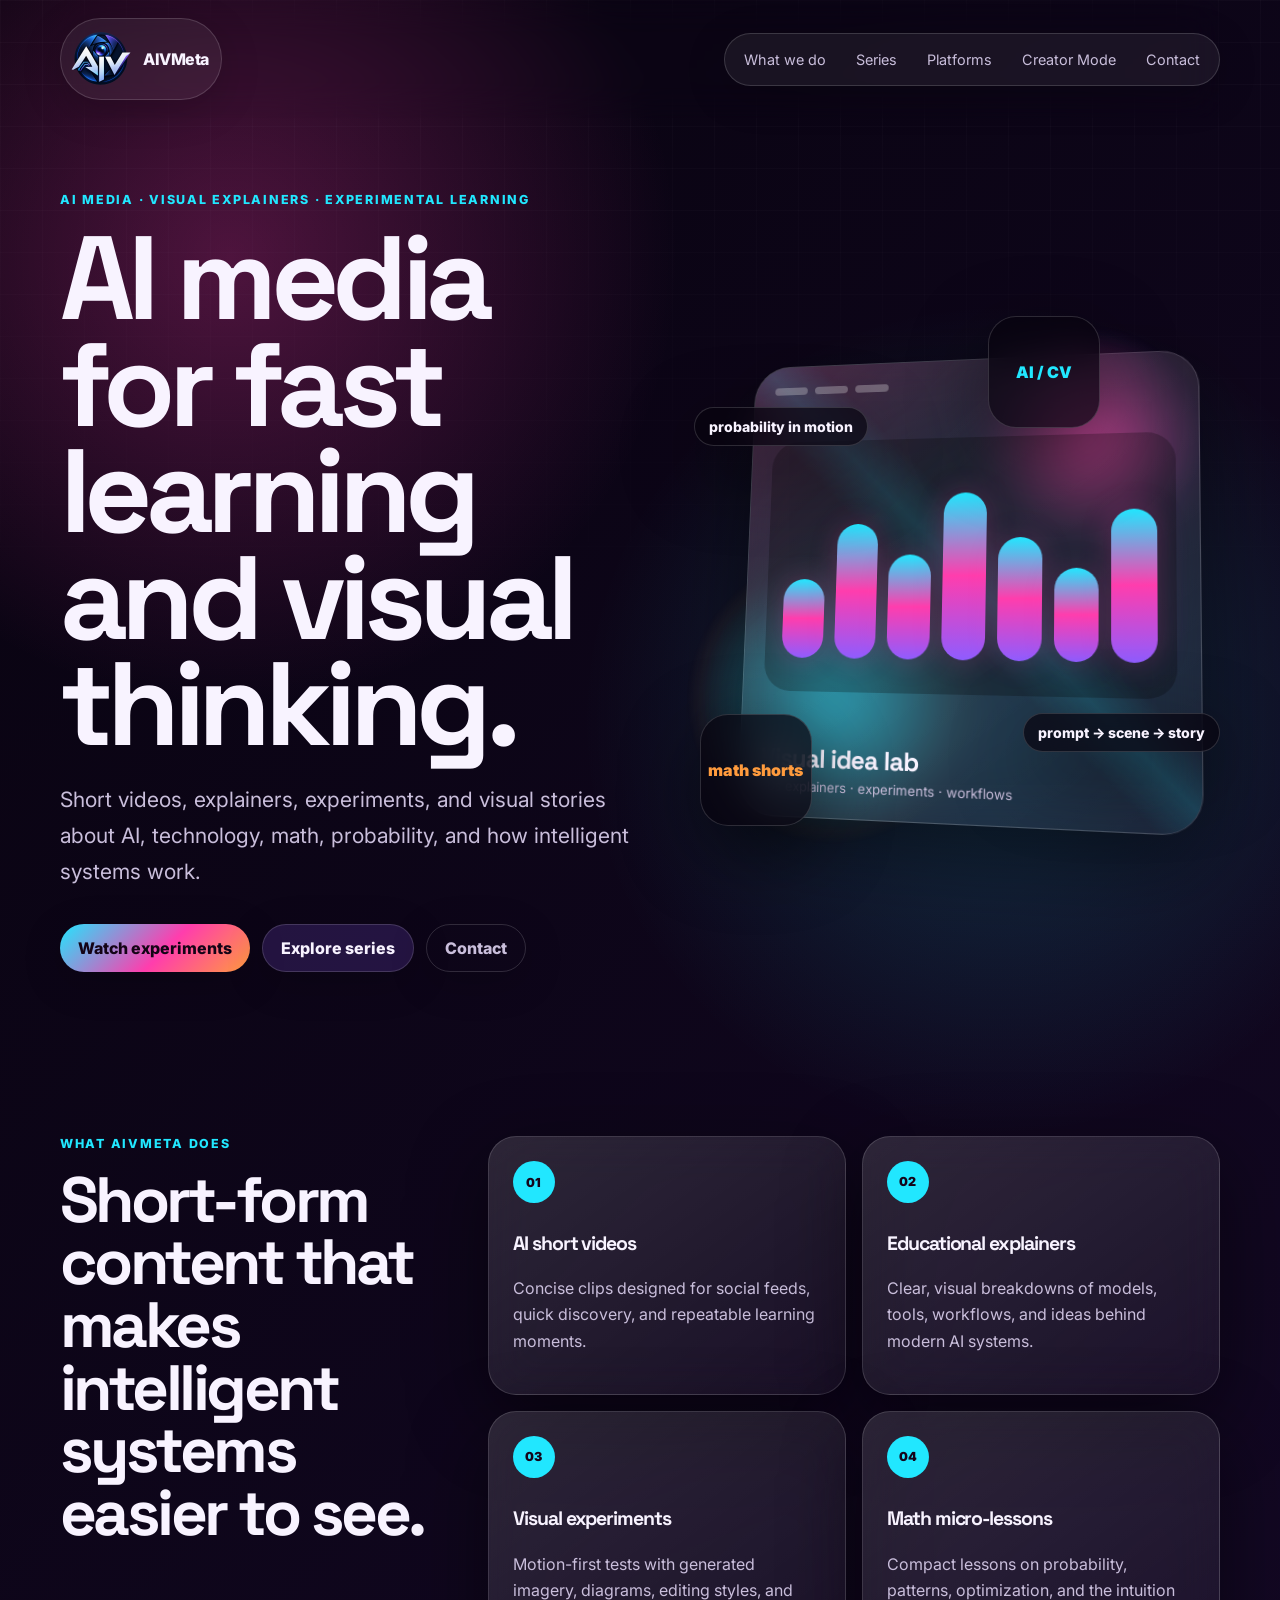
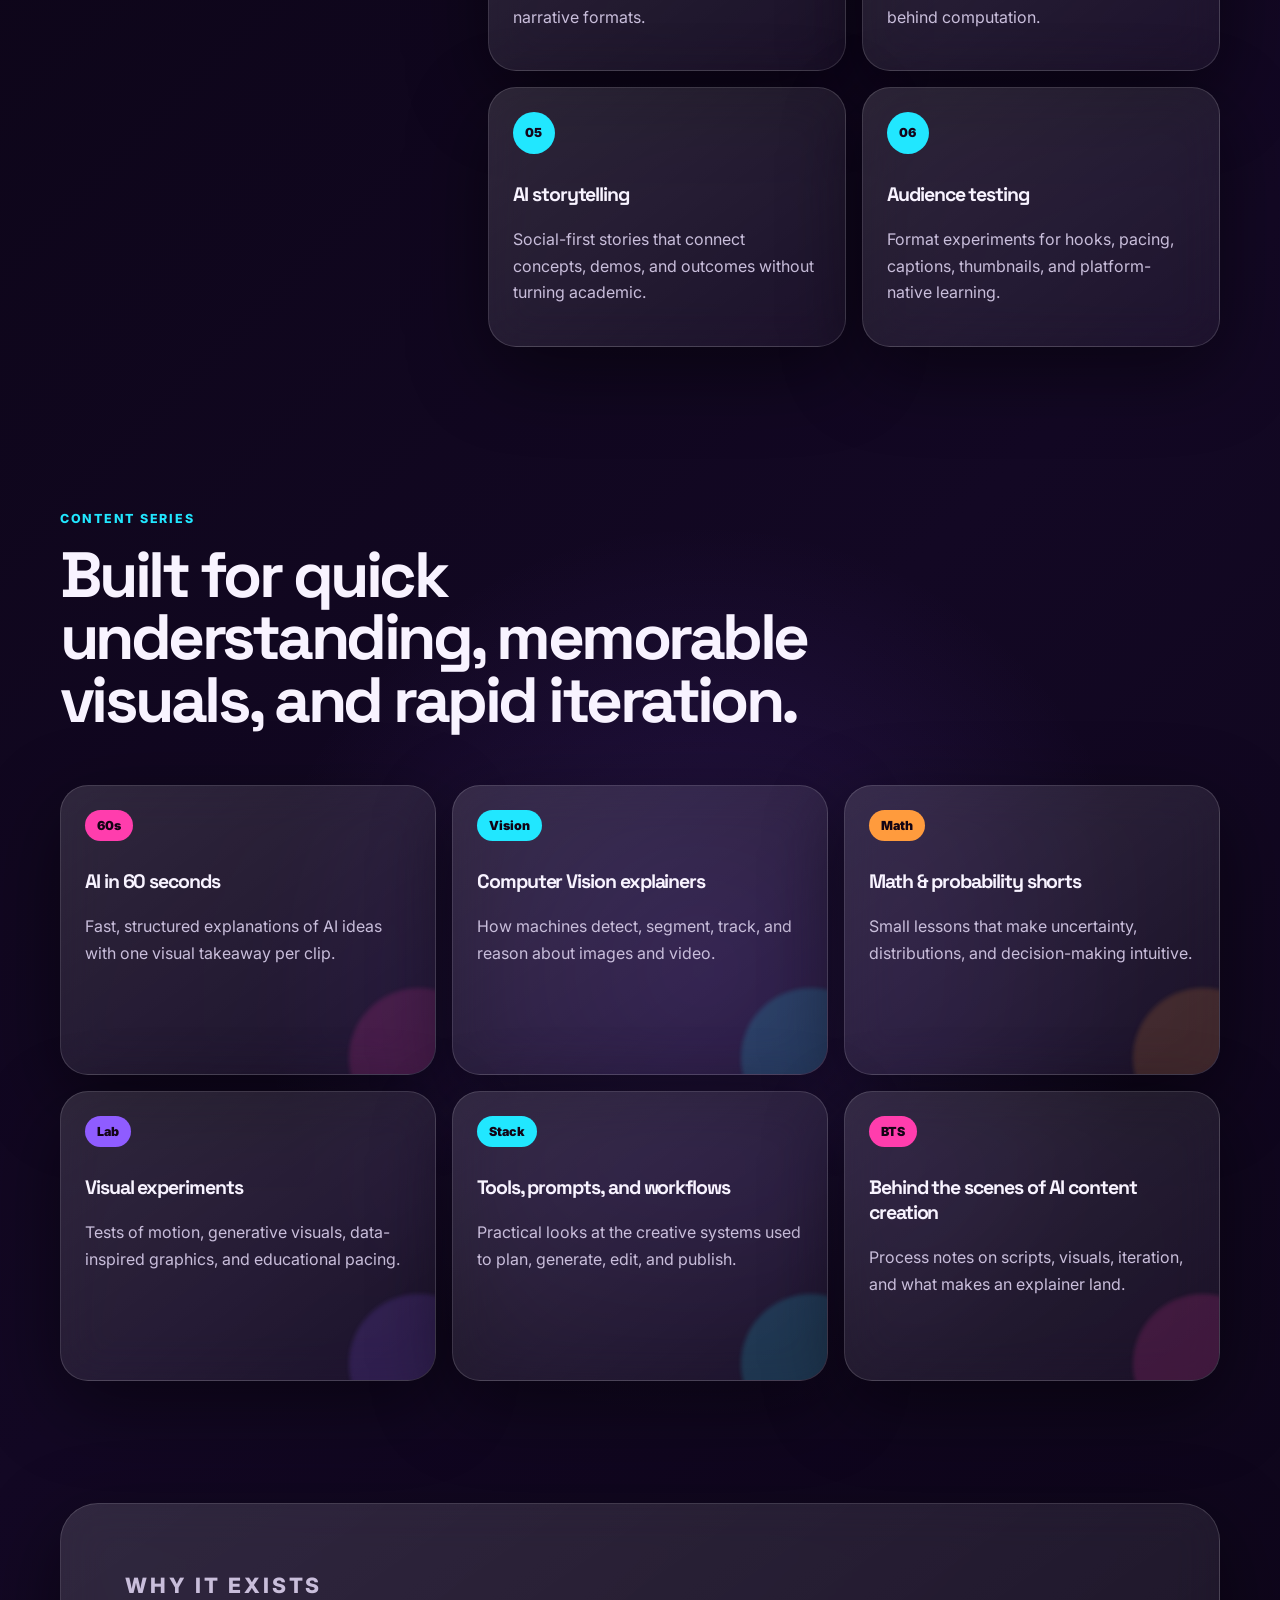
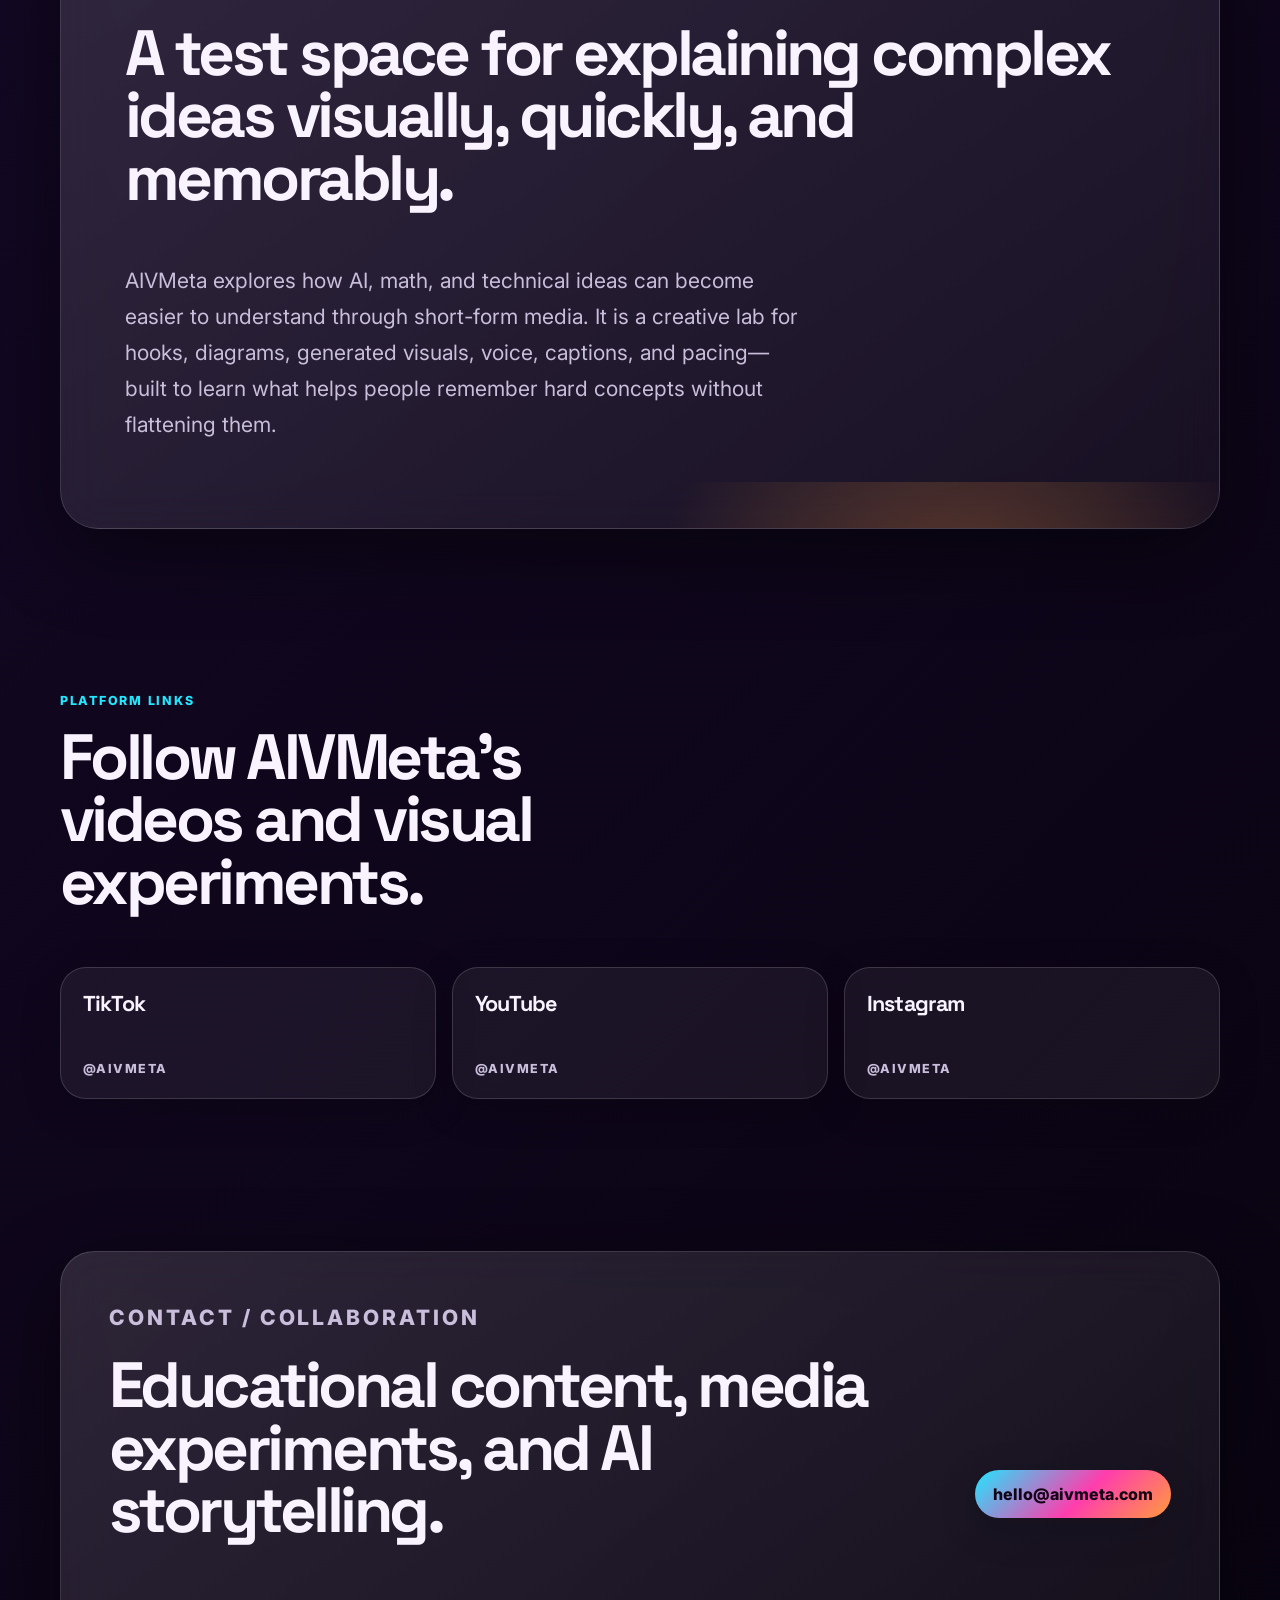
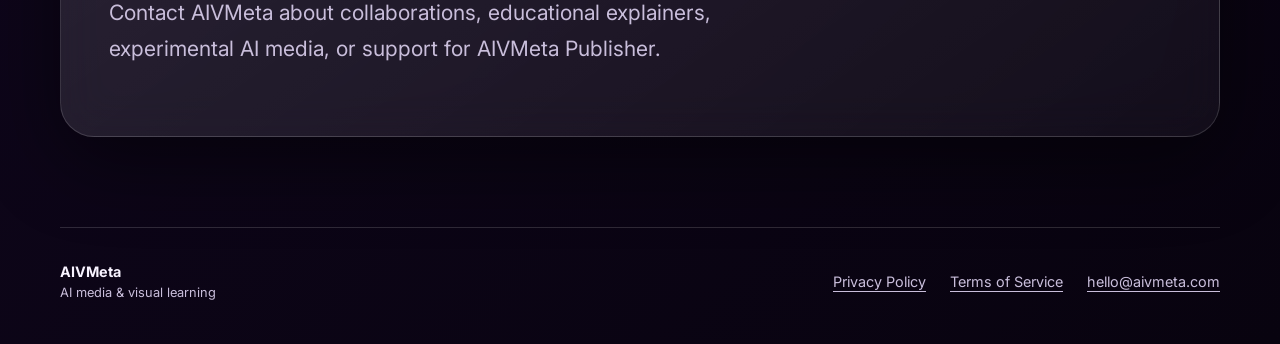
<file: index.html>
<!DOCTYPE html>
<html lang="en">
<head>
  <meta charset="UTF-8" />
  <meta name="viewport" content="width=device-width, initial-scale=1.0" />
  <title>AIVMeta — AI Media, Visual Explainers &amp; Experimental Learning</title>
  <meta name="description" content="AIVMeta creates AI media, short videos, visual explainers, math and probability micro-lessons, and experimental educational content." />
  <meta name="theme-color" content="#10061f" />
  <meta property="og:title" content="AIVMeta — AI Media, Visual Explainers &amp; Experimental Learning" />
  <meta property="og:description" content="Short videos, explainers, experiments, and visual stories about AI, technology, math, probability, and how intelligent systems work." />
  <meta property="og:type" content="website" />
  <meta property="og:url" content="https://aivmeta.com/" />
  <link rel="icon" href="/favicon.ico" sizes="16x16 32x32 48x48 64x64 128x128 256x256" />
  <link rel="icon" type="image/png" href="/aivmeta_logo_tiktok_1024.png" sizes="1024x1024" />
  <link rel="canonical" href="https://aivmeta.com/" />
  <link rel="preconnect" href="https://fonts.googleapis.com" />
  <link rel="preconnect" href="https://fonts.gstatic.com" crossorigin />
  <link href="https://fonts.googleapis.com/css2?family=Inter:wght@400;500;600;700;800&amp;family=Space+Grotesk:wght@500;600;700&amp;display=swap" rel="stylesheet" />
  <link rel="stylesheet" href="styles.css" />
</head>
<body>
  <div class="site-shell">
    <header class="site-header" aria-label="Primary navigation">
      <a class="brand" href="#top" aria-label="AIVMeta home">
        <img class="brand-mark" src="aivmeta_logo_tiktok_1024.png" width="64" height="64" alt="AIVMeta Publisher app icon" />
        <span class="brand-text">AIVMeta</span>
      </a>
      <nav class="nav-links" aria-label="Page sections">
        <a href="#does">What we do</a>
        <a href="#series">Series</a>
        <a href="#platforms">Platforms</a>
        <a href="/creators">Creator Mode</a>
        <a href="#contact">Contact</a>
      </nav>
    </header>

    <main id="top">
      <section class="hero section-pad" aria-labelledby="hero-title">
        <div class="hero-copy">
          <p class="eyebrow">AI media · visual explainers · experimental learning</p>
          <h1 id="hero-title">AI media for fast learning and visual thinking.</h1>
          <p class="hero-subtitle">Short videos, explainers, experiments, and visual stories about AI, technology, math, probability, and how intelligent systems work.</p>
          <div class="cta-row" aria-label="Hero actions">
            <a class="button button-primary" href="https://www.youtube.com/@aivmeta">Watch experiments</a>
            <a class="button button-secondary" href="#series">Explore series</a>
            <a class="button button-ghost" href="#contact">Contact</a>
          </div>
        </div>

        <div class="hero-visual" aria-label="Abstract media board showing AI visual experiments">
          <div class="orb orb-one"></div>
          <div class="orb orb-two"></div>
          <div class="reel-card main-reel">
            <div class="reel-topline">
              <span></span>
              <span></span>
              <span></span>
            </div>
            <div class="signal-grid">
              <span style="--height: 42%"></span>
              <span style="--height: 72%"></span>
              <span style="--height: 55%"></span>
              <span style="--height: 88%"></span>
              <span style="--height: 64%"></span>
              <span style="--height: 48%"></span>
              <span style="--height: 78%"></span>
            </div>
            <div class="reel-caption">
              <strong>Visual idea lab</strong>
              <small>60s explainers · experiments · workflows</small>
            </div>
          </div>
          <div class="floating-chip chip-one">probability in motion</div>
          <div class="floating-chip chip-two">prompt → scene → story</div>
          <div class="mini-card card-a">AI / CV</div>
          <div class="mini-card card-b">math shorts</div>
        </div>
      </section>

      <section id="does" class="section-pad split-section">
        <div>
          <p class="eyebrow">What AIVMeta does</p>
          <h2>Short-form content that makes intelligent systems easier to see.</h2>
        </div>
        <div class="feature-grid">
          <article class="feature-card">
            <span class="feature-icon">01</span>
            <h3>AI short videos</h3>
            <p>Concise clips designed for social feeds, quick discovery, and repeatable learning moments.</p>
          </article>
          <article class="feature-card">
            <span class="feature-icon">02</span>
            <h3>Educational explainers</h3>
            <p>Clear, visual breakdowns of models, tools, workflows, and ideas behind modern AI systems.</p>
          </article>
          <article class="feature-card">
            <span class="feature-icon">03</span>
            <h3>Visual experiments</h3>
            <p>Motion-first tests with generated imagery, diagrams, editing styles, and narrative formats.</p>
          </article>
          <article class="feature-card">
            <span class="feature-icon">04</span>
            <h3>Math micro-lessons</h3>
            <p>Compact lessons on probability, patterns, optimization, and the intuition behind computation.</p>
          </article>
          <article class="feature-card">
            <span class="feature-icon">05</span>
            <h3>AI storytelling</h3>
            <p>Social-first stories that connect concepts, demos, and outcomes without turning academic.</p>
          </article>
          <article class="feature-card">
            <span class="feature-icon">06</span>
            <h3>Audience testing</h3>
            <p>Format experiments for hooks, pacing, captions, thumbnails, and platform-native learning.</p>
          </article>
        </div>
      </section>

      <section id="series" class="section-pad">
        <div class="section-heading">
          <p class="eyebrow">Content series</p>
          <h2>Built for quick understanding, memorable visuals, and rapid iteration.</h2>
        </div>
        <div class="series-grid">
          <article class="series-card accent-magenta">
            <span class="series-tag">60s</span>
            <h3>AI in 60 seconds</h3>
            <p>Fast, structured explanations of AI ideas with one visual takeaway per clip.</p>
          </article>
          <article class="series-card accent-cyan">
            <span class="series-tag">Vision</span>
            <h3>Computer Vision explainers</h3>
            <p>How machines detect, segment, track, and reason about images and video.</p>
          </article>
          <article class="series-card accent-orange">
            <span class="series-tag">Math</span>
            <h3>Math &amp; probability shorts</h3>
            <p>Small lessons that make uncertainty, distributions, and decision-making intuitive.</p>
          </article>
          <article class="series-card accent-violet">
            <span class="series-tag">Lab</span>
            <h3>Visual experiments</h3>
            <p>Tests of motion, generative visuals, data-inspired graphics, and educational pacing.</p>
          </article>
          <article class="series-card accent-cyan">
            <span class="series-tag">Stack</span>
            <h3>Tools, prompts, and workflows</h3>
            <p>Practical looks at the creative systems used to plan, generate, edit, and publish.</p>
          </article>
          <article class="series-card accent-magenta">
            <span class="series-tag">BTS</span>
            <h3>Behind the scenes of AI content creation</h3>
            <p>Process notes on scripts, visuals, iteration, and what makes an explainer land.</p>
          </article>
        </div>
      </section>

      <section class="section-pad purpose-section" aria-labelledby="purpose-title">
        <div class="purpose-card">
          <p class="eyebrow">Why it exists</p>
          <h2 id="purpose-title">A test space for explaining complex ideas visually, quickly, and memorably.</h2>
          <p>AIVMeta explores how AI, math, and technical ideas can become easier to understand through short-form media. It is a creative lab for hooks, diagrams, generated visuals, voice, captions, and pacing—built to learn what helps people remember hard concepts without flattening them.</p>
        </div>
      </section>

      <section id="platforms" class="section-pad platforms-section">
        <div class="section-heading compact">
          <p class="eyebrow">Platform links</p>
          <h2>Follow AIVMeta's videos and visual experiments.</h2>
        </div>
        <div class="platform-grid" aria-label="Social platform links">
          <a href="https://www.tiktok.com/@aivmeta" aria-label="AIVMeta on TikTok">TikTok<span>@aivmeta</span></a>
          <a href="https://www.youtube.com/@aivmeta" aria-label="AIVMeta on YouTube">YouTube<span>@aivmeta</span></a>
          <a href="https://www.instagram.com/aivmeta/" aria-label="AIVMeta on Instagram">Instagram<span>@aivmeta</span></a>
        </div>
      </section>

      <section id="contact" class="section-pad contact-section">
        <div>
          <p class="eyebrow">Contact / collaboration</p>
          <h2>Educational content, media experiments, and AI storytelling.</h2>
          <p>Contact AIVMeta about collaborations, educational explainers, experimental AI media, or support for AIVMeta Publisher.</p>
        </div>
        <a class="button button-primary contact-button" href="mailto:hello@aivmeta.com">hello@aivmeta.com</a>
      </section>
    </main>
    <footer class="site-footer">
      <p>AIVMeta <span>AI media &amp; visual learning</span></p>
      <nav class="footer-links" aria-label="Legal and contact">
        <a href="privacy.html">Privacy Policy</a>
        <a href="terms.html">Terms of Service</a>
        <a href="mailto:hello@aivmeta.com">hello@aivmeta.com</a>
      </nav>
    </footer>
  </div>
</body>
</html>
</file>
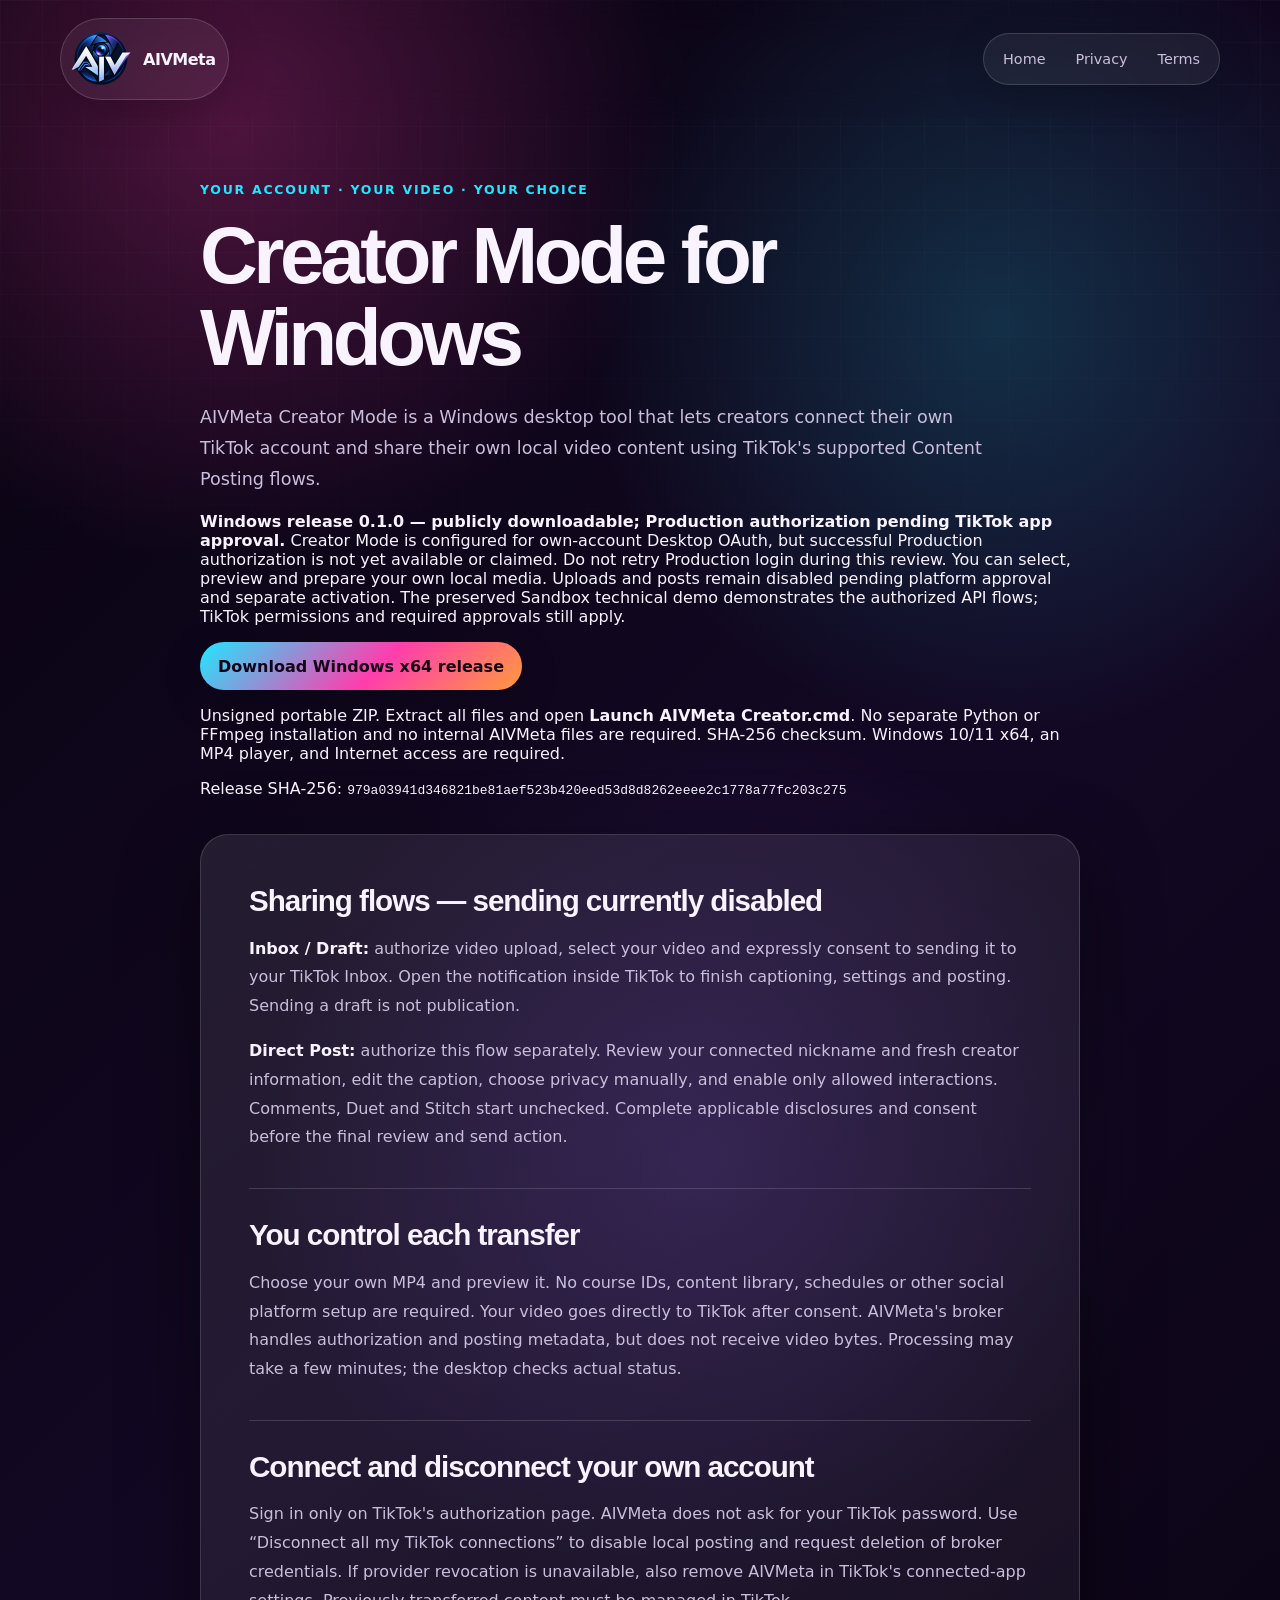
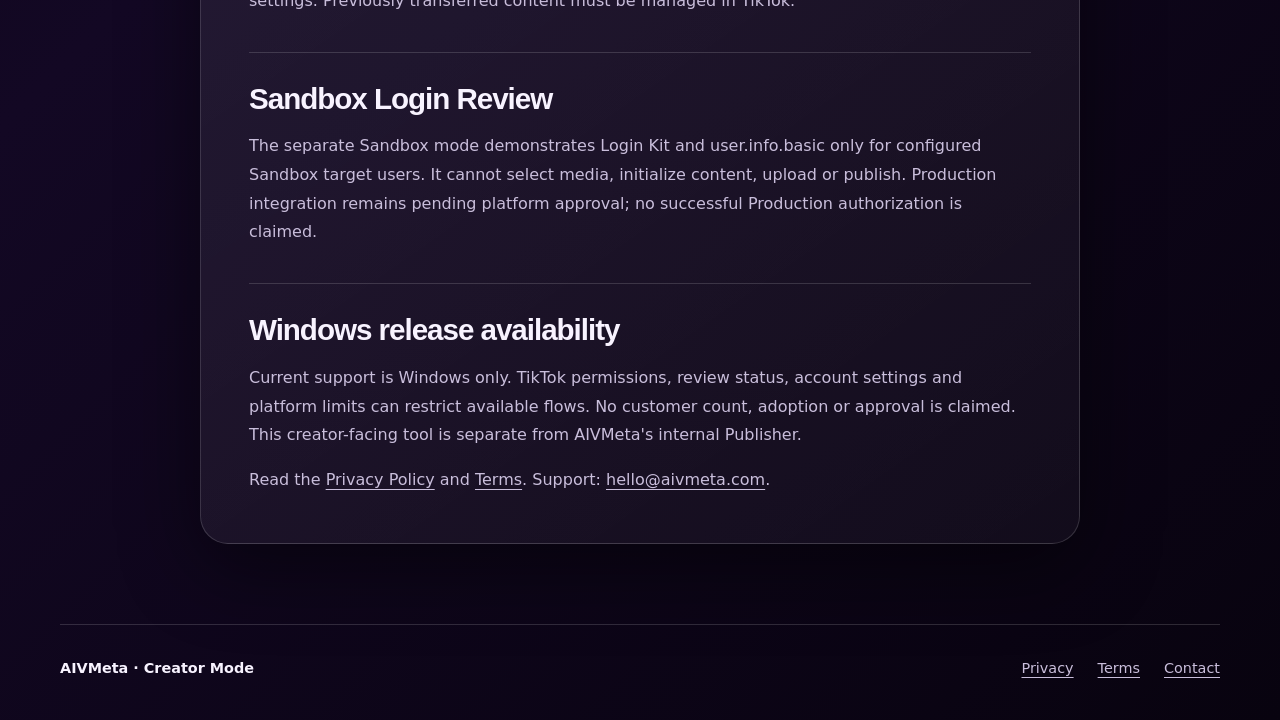
<file: creators/index.html>
<!DOCTYPE html>
<html lang="en"><head><meta charset="utf-8"><meta name="viewport" content="width=device-width,initial-scale=1"><title>AIVMeta Creator Mode — Windows release</title><meta name="description" content="Connect your own TikTok account and share your own local video with AIVMeta Creator Mode for Windows."><link rel="stylesheet" href="/styles.css"><link rel="icon" href="/favicon.ico"><link rel="canonical" href="https://aivmeta.com/creators"></head>
<body><div class="site-shell"><header class="site-header"><a class="brand" href="/" aria-label="AIVMeta home"><img class="brand-mark" src="/aivmeta_logo_tiktok_1024.png" width="64" height="64" alt="AIVMeta Publisher app icon"><span class="brand-text">AIVMeta</span></a><nav class="nav-links"><a href="/">Home</a><a href="/privacy.html">Privacy</a><a href="/terms.html">Terms</a></nav></header>
<main class="legal-page"><p class="eyebrow">Your account · Your video · Your choice</p><h1>Creator Mode for Windows</h1>
<p class="legal-intro">AIVMeta Creator Mode is a Windows desktop tool that lets creators connect their own TikTok account and share their own local video content using TikTok's supported Content Posting flows.</p>
<p id="availability"><strong>Windows release 0.1.0 — publicly downloadable; Production authorization pending TikTok app approval.</strong> Creator Mode is configured for own-account Desktop OAuth, but successful Production authorization is not yet available or claimed. Do not retry Production login during this review. You can select, preview and prepare your own local media. Uploads and posts remain disabled pending platform approval and separate activation. The preserved Sandbox technical demo demonstrates the authorized API flows; TikTok permissions and required approvals still apply.</p>
<p><a class="button button-primary" href="/downloads/AIVMetaCreator-0.1.0-win-x64.zip">Download Windows x64 release</a></p>
<p>Unsigned portable ZIP. Extract all files and open <strong>Launch AIVMeta Creator.cmd</strong>. No separate Python or FFmpeg installation and no internal AIVMeta files are required. <a href="/downloads/AIVMetaCreator-0.1.0-win-x64.zip.sha256">SHA-256 checksum</a>. Windows 10/11 x64, an MP4 player, and Internet access are required.</p>
<p>Release SHA-256: <code>979a03941d346821be81aef523b420eed53d8d8262eeee2c1778a77fc203c275</code></p>
<article class="legal-copy"><section><h2>Sharing flows — sending currently disabled</h2><p><strong>Inbox / Draft:</strong> authorize video upload, select your video and expressly consent to sending it to your TikTok Inbox. Open the notification inside TikTok to finish captioning, settings and posting. Sending a draft is not publication.</p><p><strong>Direct Post:</strong> authorize this flow separately. Review your connected nickname and fresh creator information, edit the caption, choose privacy manually, and enable only allowed interactions. Comments, Duet and Stitch start unchecked. Complete applicable disclosures and consent before the final review and send action.</p></section>
<section><h2>You control each transfer</h2><p>Choose your own MP4 and preview it. No course IDs, content library, schedules or other social platform setup are required. Your video goes directly to TikTok after consent. AIVMeta's broker handles authorization and posting metadata, but does not receive video bytes. Processing may take a few minutes; the desktop checks actual status.</p></section>
<section><h2>Connect and disconnect your own account</h2><p>Sign in only on TikTok's authorization page. AIVMeta does not ask for your TikTok password. Use “Disconnect all my TikTok connections” to disable local posting and request deletion of broker credentials. If provider revocation is unavailable, also remove AIVMeta in TikTok's connected-app settings. Previously transferred content must be managed in TikTok.</p></section>
<section><h2>Sandbox Login Review</h2><p>The separate Sandbox mode demonstrates Login Kit and user.info.basic only for configured Sandbox target users. It cannot select media, initialize content, upload or publish. Production integration remains pending platform approval; no successful Production authorization is claimed.</p></section>
<section><h2>Windows release availability</h2><p>Current support is Windows only. TikTok permissions, review status, account settings and platform limits can restrict available flows. No customer count, adoption or approval is claimed. This creator-facing tool is separate from AIVMeta's internal Publisher.</p><p>Read the <a href="/privacy.html">Privacy Policy</a> and <a href="/terms.html">Terms</a>. Support: <a href="mailto:hello@aivmeta.com">hello@aivmeta.com</a>.</p></section></article></main>
<footer class="site-footer"><p>AIVMeta · Creator Mode</p><nav class="footer-links"><a href="/privacy.html">Privacy</a><a href="/terms.html">Terms</a><a href="mailto:hello@aivmeta.com">Contact</a></nav></footer></div></body></html>
</file>
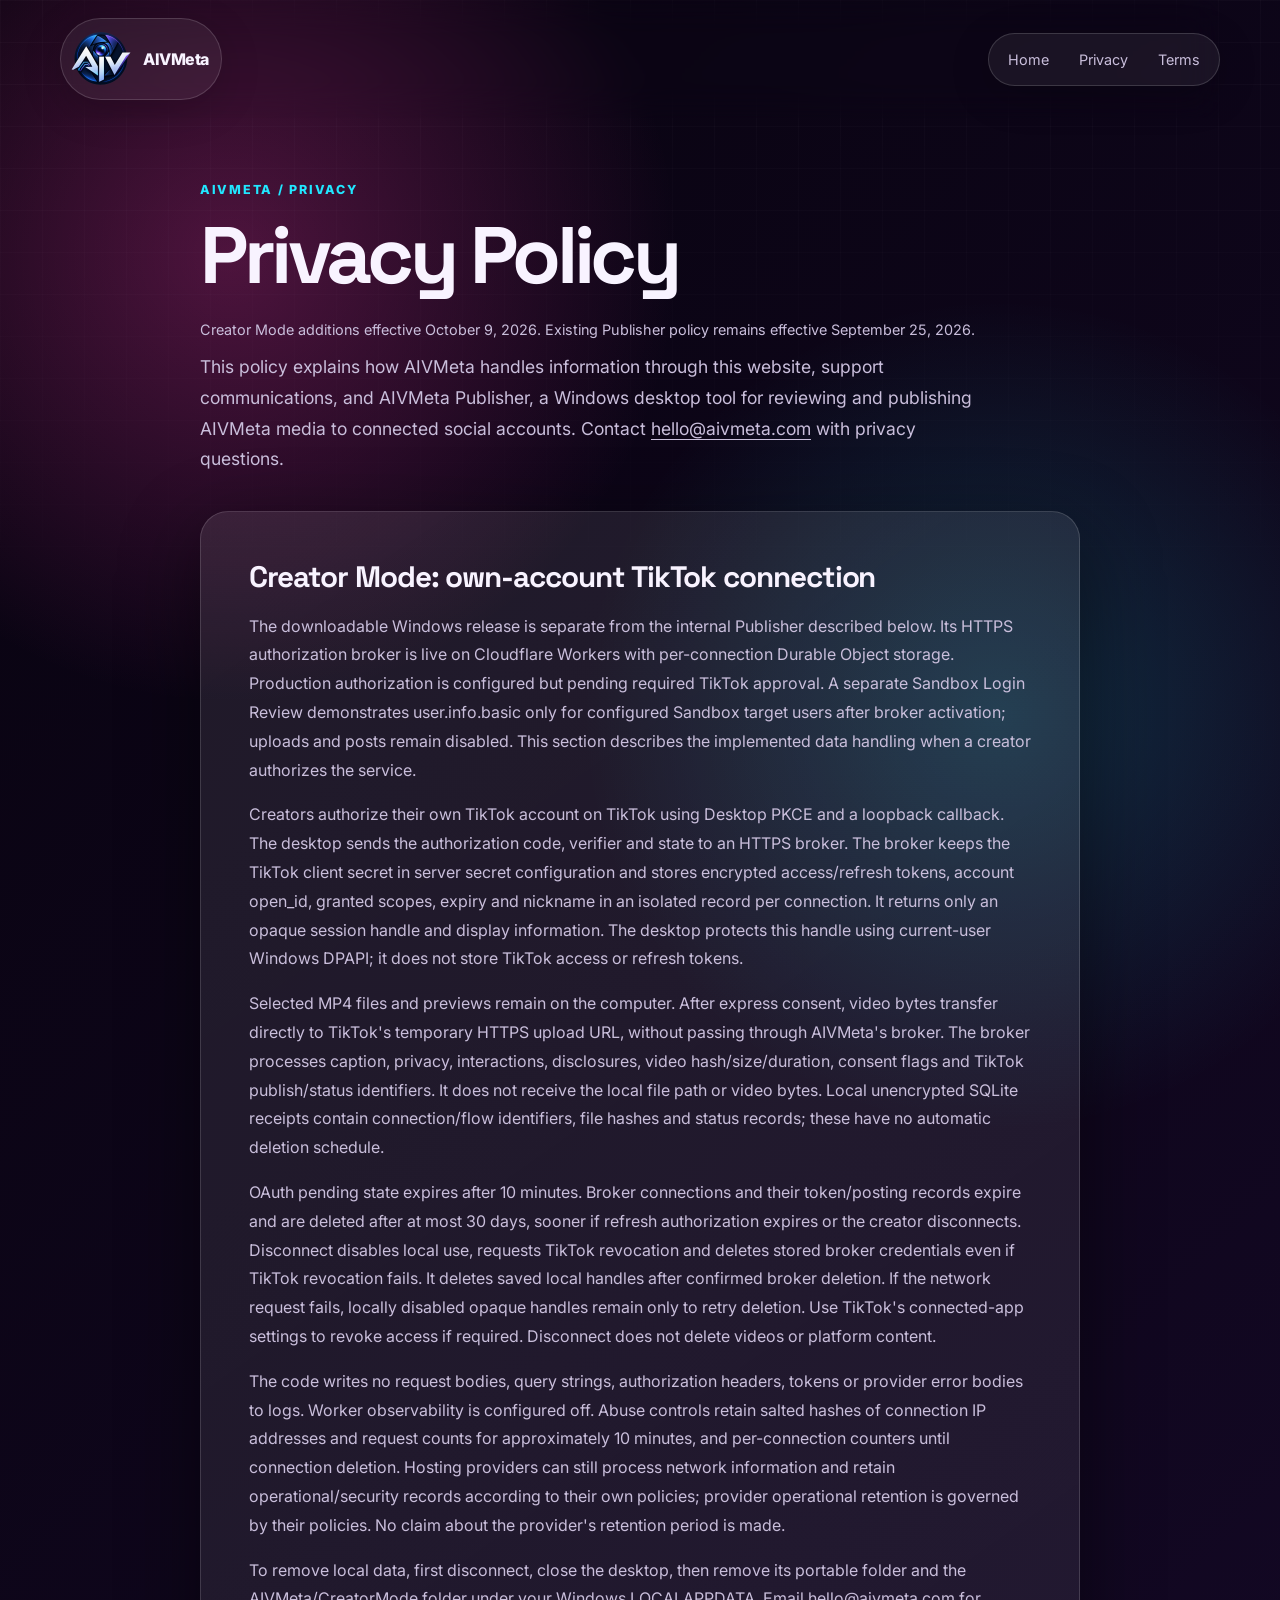
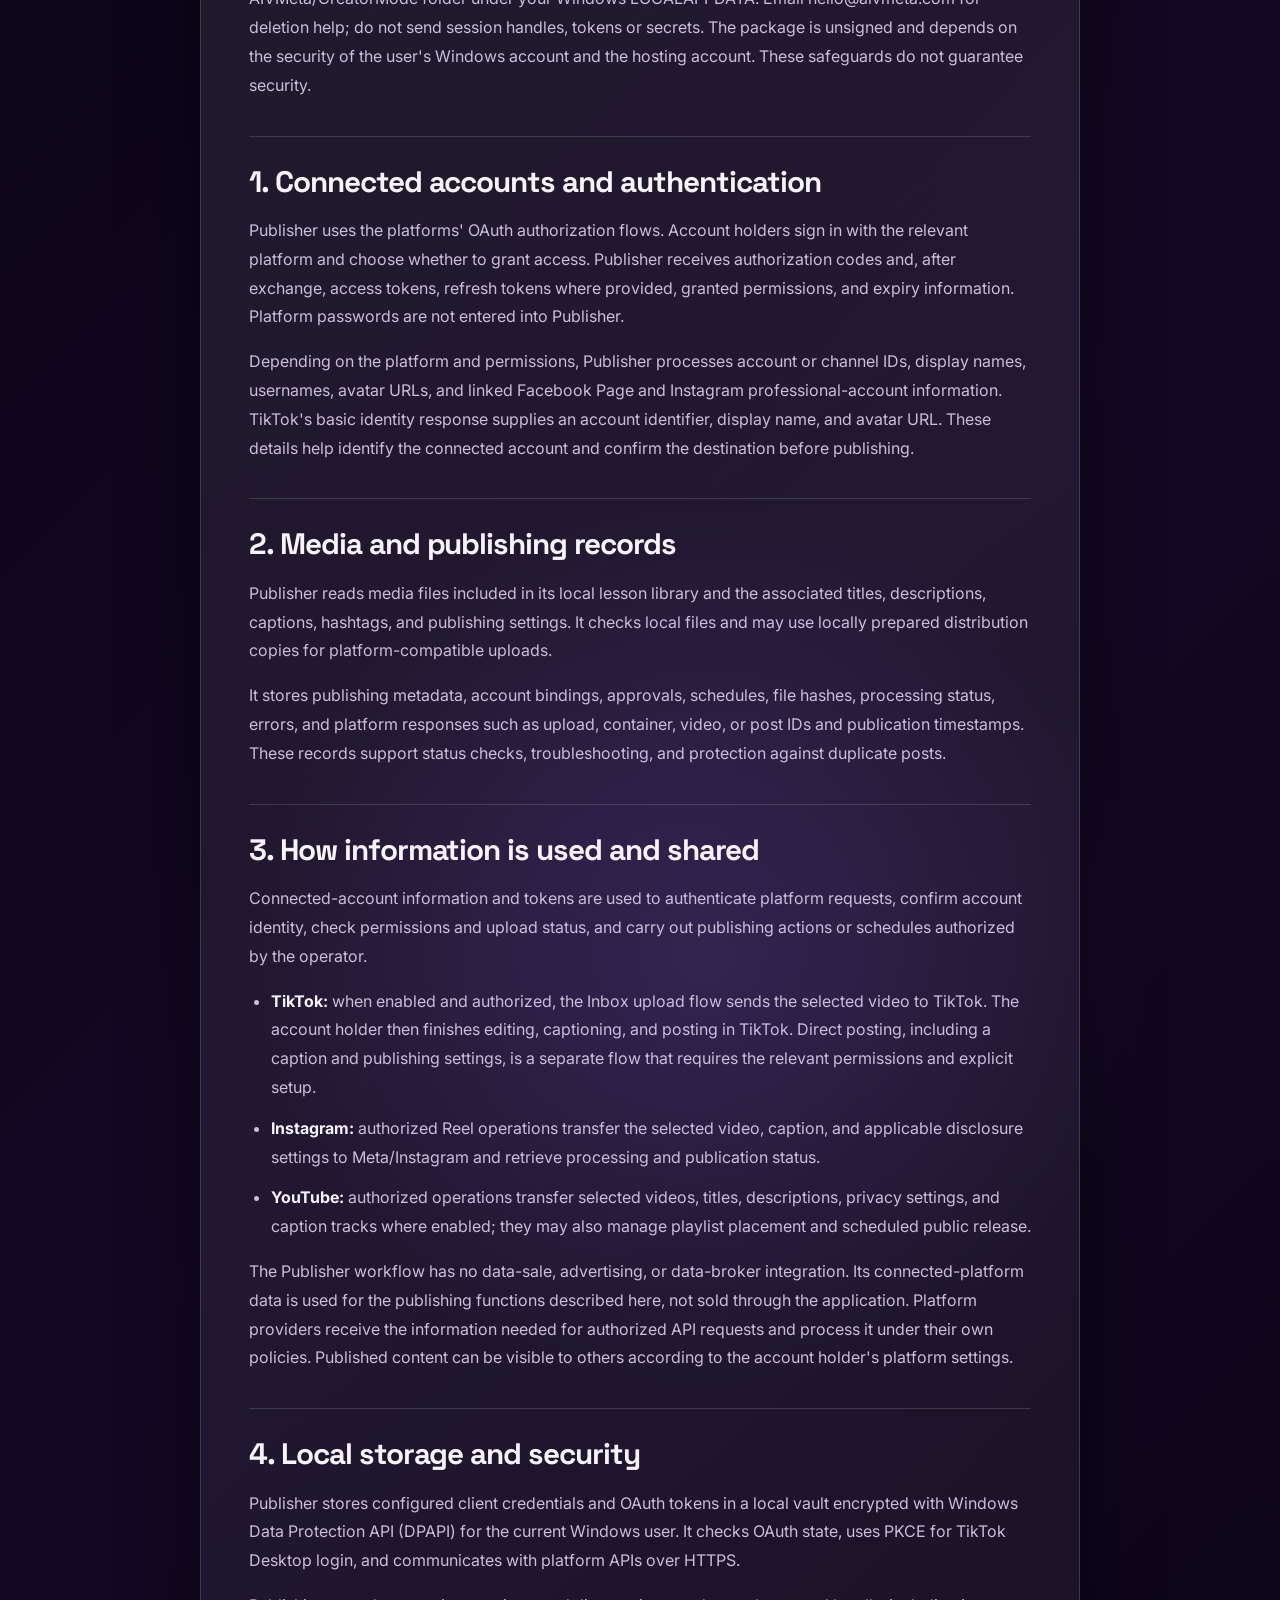
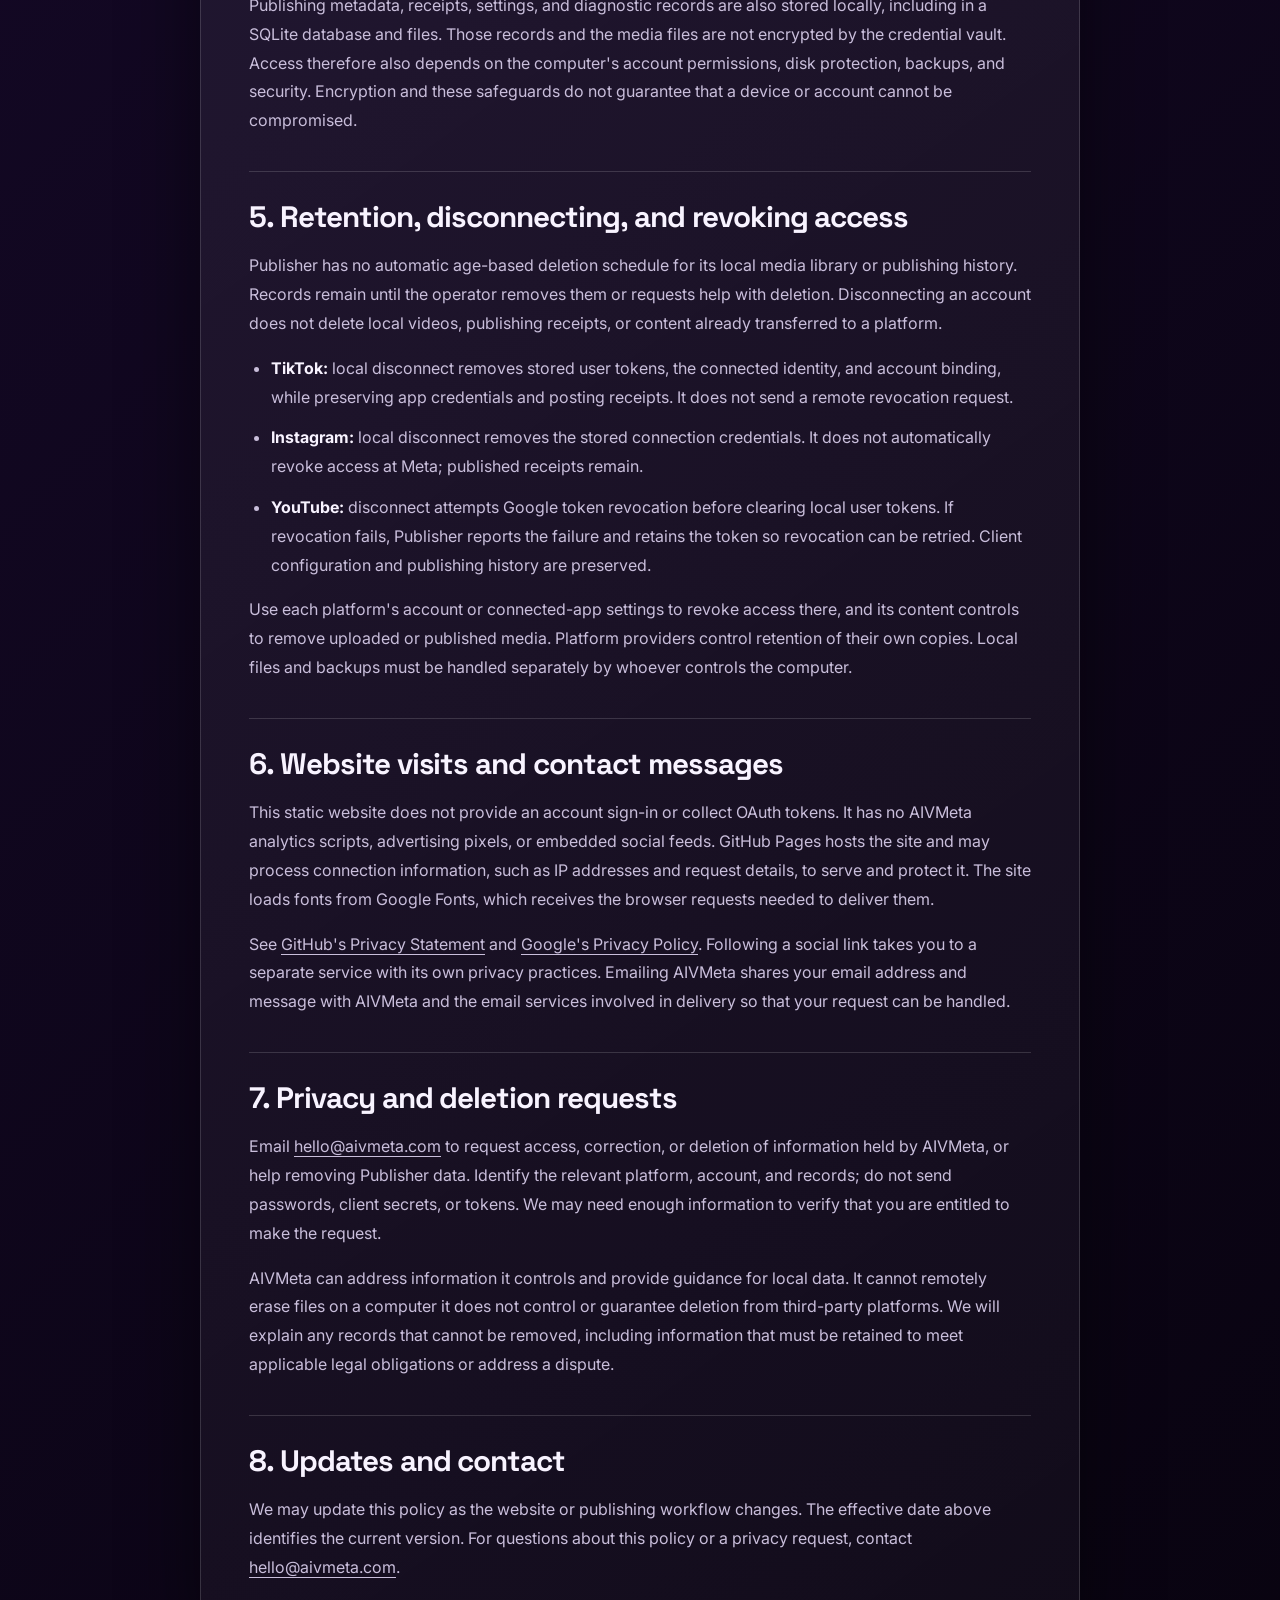
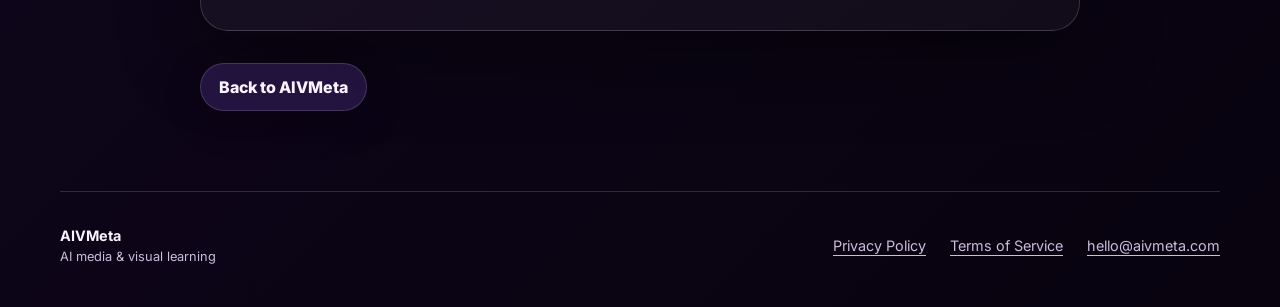
<file: privacy.html>
<!DOCTYPE html>
<html lang="en">
<head>
  <meta charset="UTF-8" />
  <meta name="viewport" content="width=device-width, initial-scale=1.0" />
  <title>Privacy Policy — AIVMeta</title>
  <meta name="description" content="How the AIVMeta website and AIVMeta Publisher handle connected accounts, local media, publishing records, and privacy requests." />
  <meta name="theme-color" content="#10061f" />
  <link rel="icon" href="/favicon.ico" sizes="16x16 32x32 48x48 64x64 128x128 256x256" />
  <link rel="icon" type="image/png" href="/aivmeta_logo_tiktok_1024.png" sizes="1024x1024" />
  <link rel="canonical" href="https://aivmeta.com/privacy.html" />
  <link rel="preconnect" href="https://fonts.googleapis.com" />
  <link rel="preconnect" href="https://fonts.gstatic.com" crossorigin />
  <link href="https://fonts.googleapis.com/css2?family=Inter:wght@400;500;600;700;800&amp;family=Space+Grotesk:wght@500;600;700&amp;display=swap" rel="stylesheet" />
  <link rel="stylesheet" href="styles.css" />
</head>
<body>
  <div class="site-shell">
    <header class="site-header legal-header" aria-label="Primary navigation">
      <a class="brand" href="./" aria-label="AIVMeta home">
        <img class="brand-mark" src="aivmeta_logo_tiktok_1024.png" width="64" height="64" alt="AIVMeta Publisher app icon" /><span class="brand-text">AIVMeta</span>
      </a>
      <nav class="nav-links legal-nav" aria-label="Site pages">
        <a href="./">Home</a>
        <a href="privacy.html" aria-current="page">Privacy</a>
        <a href="terms.html">Terms</a>
      </nav>
    </header>
    <main class="legal-page">
      <p class="eyebrow">AIVMeta / Privacy</p>
      <h1>Privacy Policy</h1>
      <p class="legal-date">Creator Mode additions effective October 9, 2026. Existing Publisher policy remains effective September 25, 2026.</p>
      <p class="legal-intro">This policy explains how AIVMeta handles information through this website, support communications, and AIVMeta Publisher, a Windows desktop tool for reviewing and publishing AIVMeta media to connected social accounts. Contact <a href="mailto:hello@aivmeta.com">hello@aivmeta.com</a> with privacy questions.</p>
      <article class="legal-copy" aria-label="Privacy Policy details">
        <section id="creator-mode"><h2>Creator Mode: own-account TikTok connection</h2>
        <p>The downloadable Windows release is separate from the internal Publisher described below. Its HTTPS authorization broker is live on Cloudflare Workers with per-connection Durable Object storage. Production authorization is configured but pending required TikTok approval. A separate Sandbox Login Review demonstrates user.info.basic only for configured Sandbox target users after broker activation; uploads and posts remain disabled. This section describes the implemented data handling when a creator authorizes the service.</p>
        <p>Creators authorize their own TikTok account on TikTok using Desktop PKCE and a loopback callback. The desktop sends the authorization code, verifier and state to an HTTPS broker. The broker keeps the TikTok client secret in server secret configuration and stores encrypted access/refresh tokens, account open_id, granted scopes, expiry and nickname in an isolated record per connection. It returns only an opaque session handle and display information. The desktop protects this handle using current-user Windows DPAPI; it does not store TikTok access or refresh tokens.</p>
        <p>Selected MP4 files and previews remain on the computer. After express consent, video bytes transfer directly to TikTok's temporary HTTPS upload URL, without passing through AIVMeta's broker. The broker processes caption, privacy, interactions, disclosures, video hash/size/duration, consent flags and TikTok publish/status identifiers. It does not receive the local file path or video bytes. Local unencrypted SQLite receipts contain connection/flow identifiers, file hashes and status records; these have no automatic deletion schedule.</p>
        <p>OAuth pending state expires after 10 minutes. Broker connections and their token/posting records expire and are deleted after at most 30 days, sooner if refresh authorization expires or the creator disconnects. Disconnect disables local use, requests TikTok revocation and deletes stored broker credentials even if TikTok revocation fails. It deletes saved local handles after confirmed broker deletion. If the network request fails, locally disabled opaque handles remain only to retry deletion. Use TikTok's connected-app settings to revoke access if required. Disconnect does not delete videos or platform content.</p>
        <p>The code writes no request bodies, query strings, authorization headers, tokens or provider error bodies to logs. Worker observability is configured off. Abuse controls retain salted hashes of connection IP addresses and request counts for approximately 10 minutes, and per-connection counters until connection deletion. Hosting providers can still process network information and retain operational/security records according to their own policies; provider operational retention is governed by their policies. No claim about the provider's retention period is made.</p>
        <p>To remove local data, first disconnect, close the desktop, then remove its portable folder and the AIVMeta/CreatorMode folder under your Windows LOCALAPPDATA. Email hello@aivmeta.com for deletion help; do not send session handles, tokens or secrets. The package is unsigned and depends on the security of the user's Windows account and the hosting account. These safeguards do not guarantee security.</p>
        </section>
        <section>
          <h2>1. Connected accounts and authentication</h2>
          <p>Publisher uses the platforms' OAuth authorization flows. Account holders sign in with the relevant platform and choose whether to grant access. Publisher receives authorization codes and, after exchange, access tokens, refresh tokens where provided, granted permissions, and expiry information. Platform passwords are not entered into Publisher.</p>
          <p>Depending on the platform and permissions, Publisher processes account or channel IDs, display names, usernames, avatar URLs, and linked Facebook Page and Instagram professional-account information. TikTok's basic identity response supplies an account identifier, display name, and avatar URL. These details help identify the connected account and confirm the destination before publishing.</p>
        </section>
        <section>
          <h2>2. Media and publishing records</h2>
          <p>Publisher reads media files included in its local lesson library and the associated titles, descriptions, captions, hashtags, and publishing settings. It checks local files and may use locally prepared distribution copies for platform-compatible uploads.</p>
          <p>It stores publishing metadata, account bindings, approvals, schedules, file hashes, processing status, errors, and platform responses such as upload, container, video, or post IDs and publication timestamps. These records support status checks, troubleshooting, and protection against duplicate posts.</p>
        </section>
        <section>
          <h2>3. How information is used and shared</h2>
          <p>Connected-account information and tokens are used to authenticate platform requests, confirm account identity, check permissions and upload status, and carry out publishing actions or schedules authorized by the operator.</p>
          <ul>
            <li><strong>TikTok:</strong> when enabled and authorized, the Inbox upload flow sends the selected video to TikTok. The account holder then finishes editing, captioning, and posting in TikTok. Direct posting, including a caption and publishing settings, is a separate flow that requires the relevant permissions and explicit setup.</li>
            <li><strong>Instagram:</strong> authorized Reel operations transfer the selected video, caption, and applicable disclosure settings to Meta/Instagram and retrieve processing and publication status.</li>
            <li><strong>YouTube:</strong> authorized operations transfer selected videos, titles, descriptions, privacy settings, and caption tracks where enabled; they may also manage playlist placement and scheduled public release.</li>
          </ul>
          <p>The Publisher workflow has no data-sale, advertising, or data-broker integration. Its connected-platform data is used for the publishing functions described here, not sold through the application. Platform providers receive the information needed for authorized API requests and process it under their own policies. Published content can be visible to others according to the account holder's platform settings.</p>
        </section>
        <section>
          <h2>4. Local storage and security</h2>
          <p>Publisher stores configured client credentials and OAuth tokens in a local vault encrypted with Windows Data Protection API (DPAPI) for the current Windows user. It checks OAuth state, uses PKCE for TikTok Desktop login, and communicates with platform APIs over HTTPS.</p>
          <p>Publishing metadata, receipts, settings, and diagnostic records are also stored locally, including in a SQLite database and files. Those records and the media files are not encrypted by the credential vault. Access therefore also depends on the computer's account permissions, disk protection, backups, and security. Encryption and these safeguards do not guarantee that a device or account cannot be compromised.</p>
        </section>
        <section>
          <h2>5. Retention, disconnecting, and revoking access</h2>
          <p>Publisher has no automatic age-based deletion schedule for its local media library or publishing history. Records remain until the operator removes them or requests help with deletion. Disconnecting an account does not delete local videos, publishing receipts, or content already transferred to a platform.</p>
          <ul>
            <li><strong>TikTok:</strong> local disconnect removes stored user tokens, the connected identity, and account binding, while preserving app credentials and posting receipts. It does not send a remote revocation request.</li>
            <li><strong>Instagram:</strong> local disconnect removes the stored connection credentials. It does not automatically revoke access at Meta; published receipts remain.</li>
            <li><strong>YouTube:</strong> disconnect attempts Google token revocation before clearing local user tokens. If revocation fails, Publisher reports the failure and retains the token so revocation can be retried. Client configuration and publishing history are preserved.</li>
          </ul>
          <p>Use each platform's account or connected-app settings to revoke access there, and its content controls to remove uploaded or published media. Platform providers control retention of their own copies. Local files and backups must be handled separately by whoever controls the computer.</p>
        </section>
        <section>
          <h2>6. Website visits and contact messages</h2>
          <p>This static website does not provide an account sign-in or collect OAuth tokens. It has no AIVMeta analytics scripts, advertising pixels, or embedded social feeds. GitHub Pages hosts the site and may process connection information, such as IP addresses and request details, to serve and protect it. The site loads fonts from Google Fonts, which receives the browser requests needed to deliver them.</p>
          <p>See <a href="https://docs.github.com/en/site-policy/privacy-policies/github-general-privacy-statement">GitHub's Privacy Statement</a> and <a href="https://policies.google.com/privacy">Google's Privacy Policy</a>. Following a social link takes you to a separate service with its own privacy practices. Emailing AIVMeta shares your email address and message with AIVMeta and the email services involved in delivery so that your request can be handled.</p>
        </section>
        <section>
          <h2>7. Privacy and deletion requests</h2>
          <p>Email <a href="mailto:hello@aivmeta.com">hello@aivmeta.com</a> to request access, correction, or deletion of information held by AIVMeta, or help removing Publisher data. Identify the relevant platform, account, and records; do not send passwords, client secrets, or tokens. We may need enough information to verify that you are entitled to make the request.</p>
          <p>AIVMeta can address information it controls and provide guidance for local data. It cannot remotely erase files on a computer it does not control or guarantee deletion from third-party platforms. We will explain any records that cannot be removed, including information that must be retained to meet applicable legal obligations or address a dispute.</p>
        </section>
        <section>
          <h2>8. Updates and contact</h2>
          <p>We may update this policy as the website or publishing workflow changes. The effective date above identifies the current version. For questions about this policy or a privacy request, contact <a href="mailto:hello@aivmeta.com">hello@aivmeta.com</a>.</p>
        </section>
      </article>
      <a class="button button-secondary legal-home" href="./">Back to AIVMeta</a>
    </main>
    <footer class="site-footer">
      <p>AIVMeta <span>AI media &amp; visual learning</span></p>
      <nav class="footer-links" aria-label="Legal and contact">
        <a href="privacy.html" aria-current="page">Privacy Policy</a>
        <a href="terms.html">Terms of Service</a>
        <a href="mailto:hello@aivmeta.com">hello@aivmeta.com</a>
      </nav>
    </footer>
  </div>
</body>
</html>
</file>
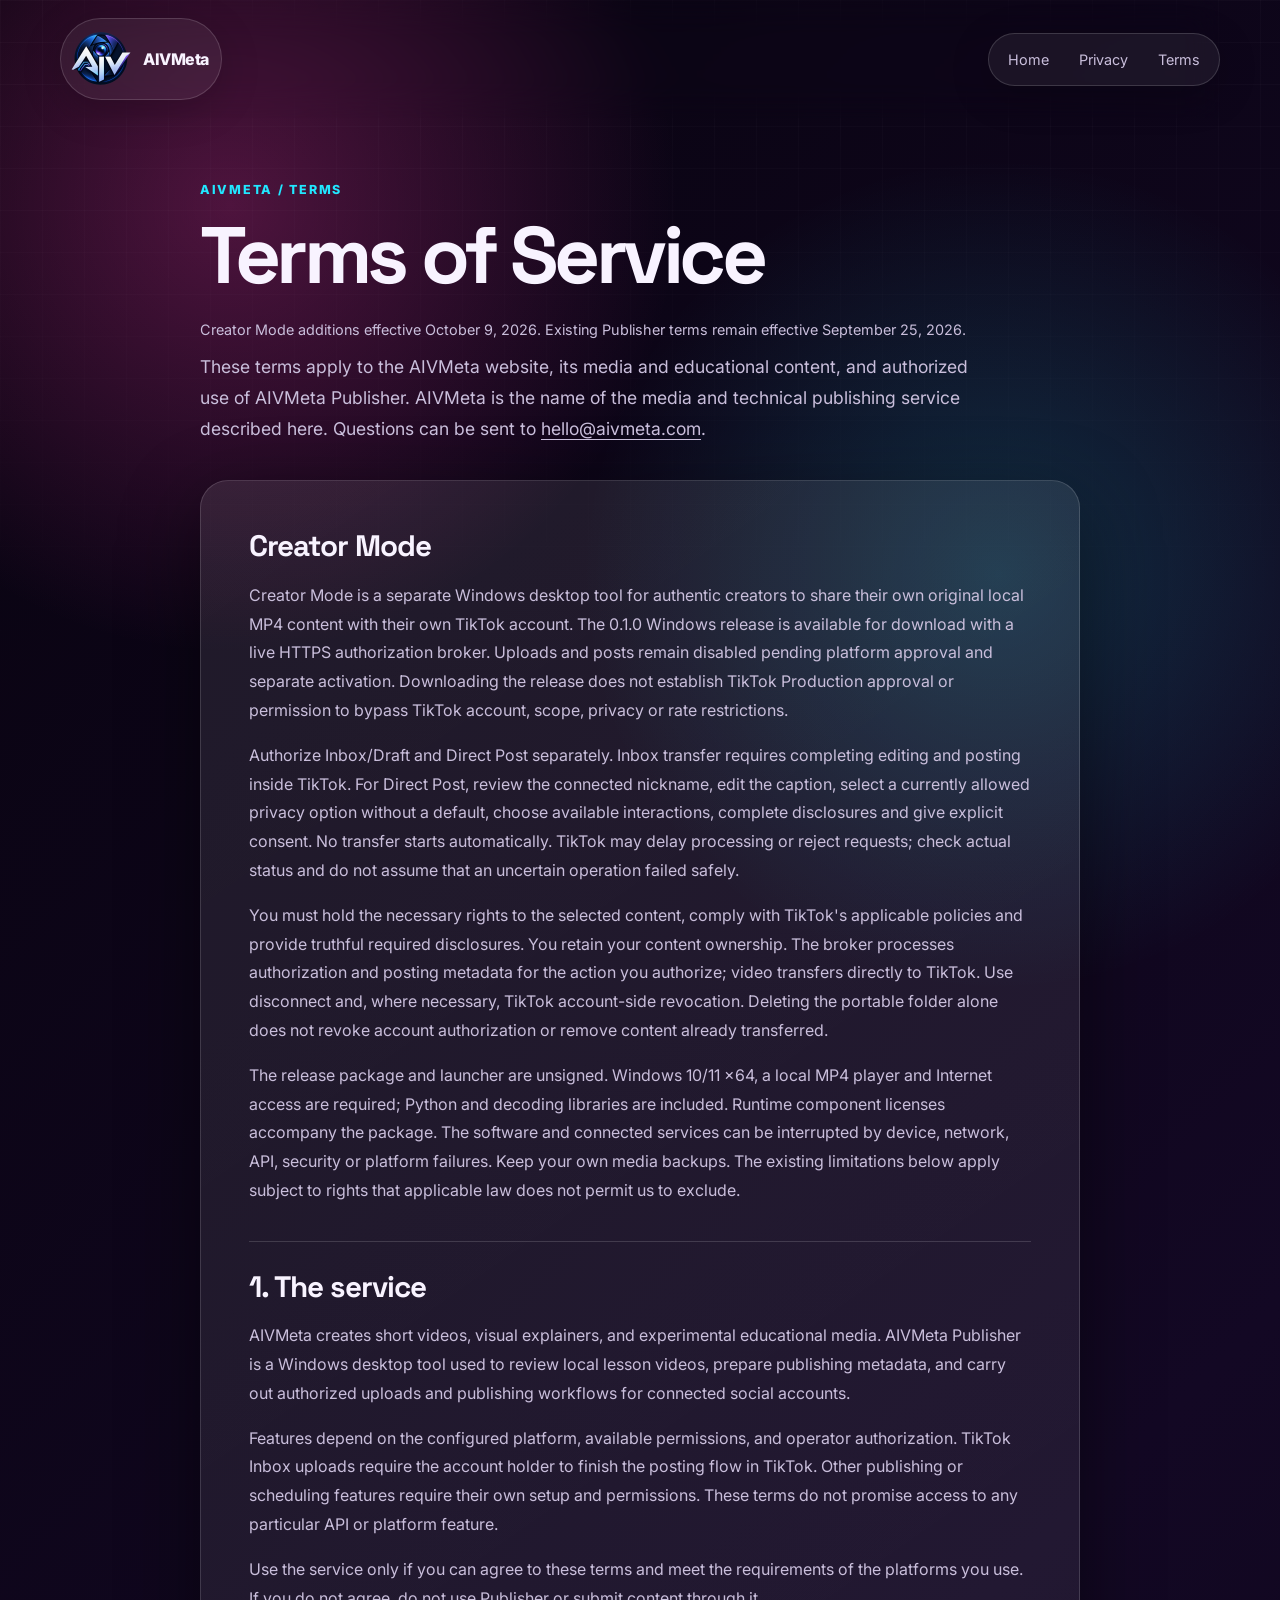
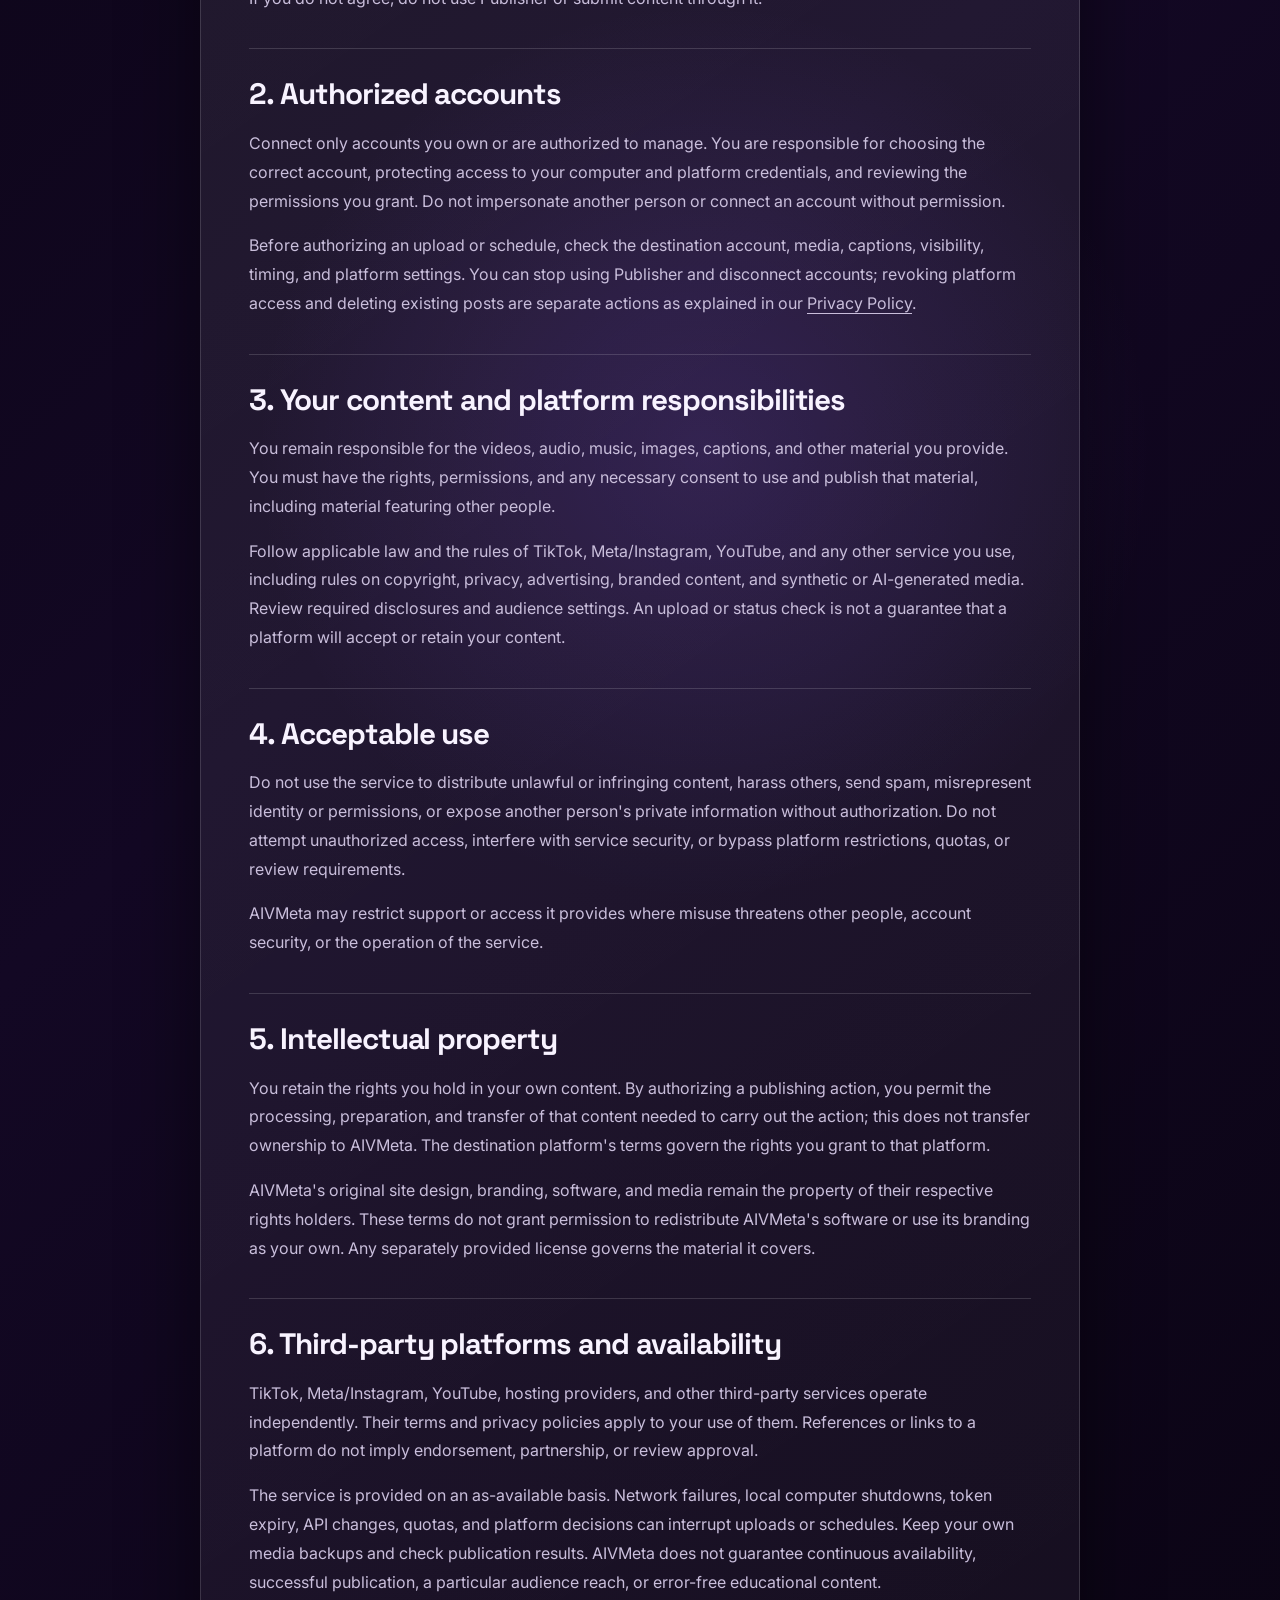
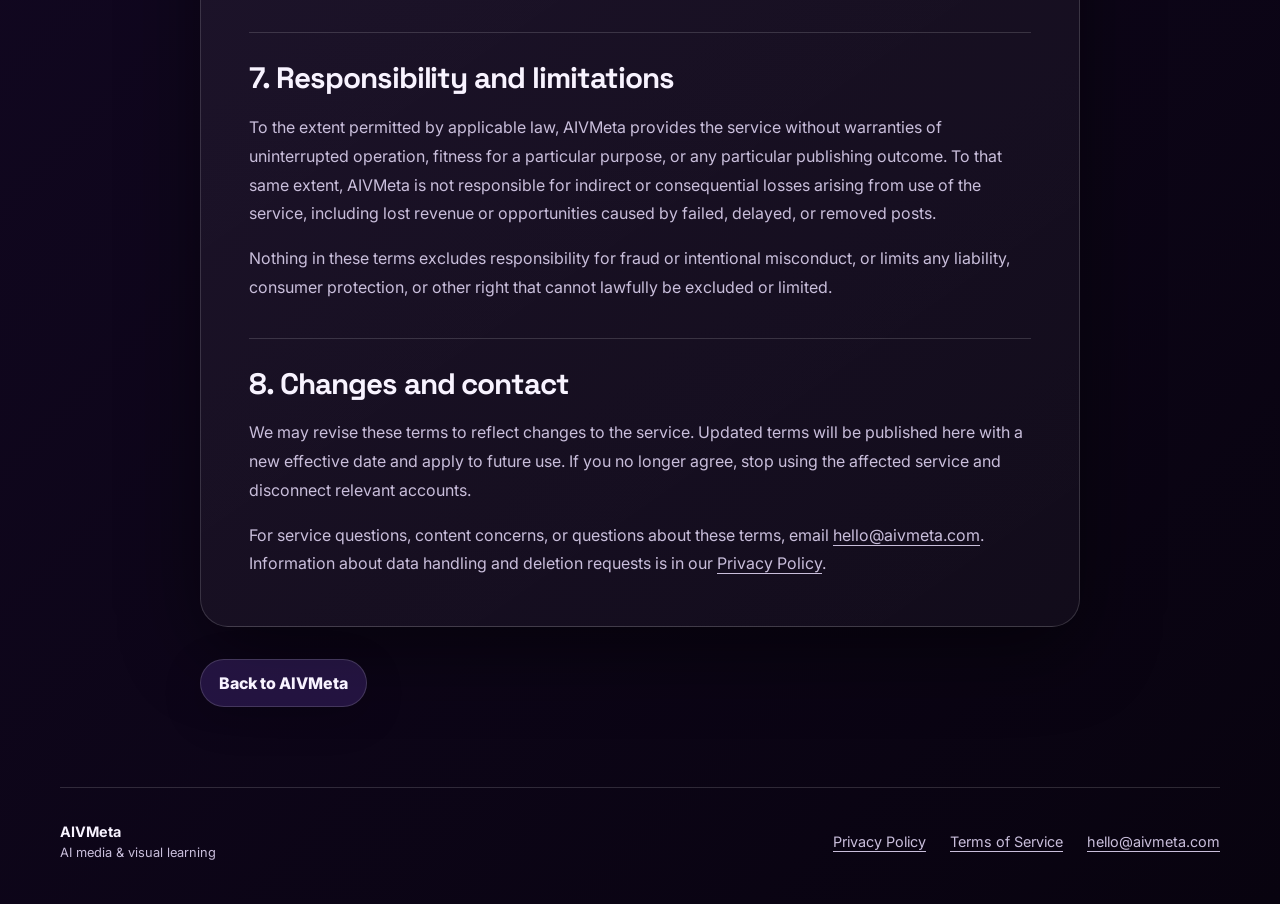
<file: terms.html>
<!DOCTYPE html>
<html lang="en">
<head>
  <meta charset="UTF-8" />
  <meta name="viewport" content="width=device-width, initial-scale=1.0" />
  <title>Terms of Service — AIVMeta</title>
  <meta name="description" content="Terms for using the AIVMeta website, media, and AIVMeta Publisher, including authorized accounts, content responsibility, and third-party platforms." />
  <meta name="theme-color" content="#10061f" />
  <link rel="icon" href="/favicon.ico" sizes="16x16 32x32 48x48 64x64 128x128 256x256" />
  <link rel="icon" type="image/png" href="/aivmeta_logo_tiktok_1024.png" sizes="1024x1024" />
  <link rel="canonical" href="https://aivmeta.com/terms.html" />
  <link rel="preconnect" href="https://fonts.googleapis.com" />
  <link rel="preconnect" href="https://fonts.gstatic.com" crossorigin />
  <link href="https://fonts.googleapis.com/css2?family=Inter:wght@400;500;600;700;800&amp;family=Space+Grotesk:wght@500;600;700&amp;display=swap" rel="stylesheet" />
  <link rel="stylesheet" href="styles.css" />
</head>
<body>
  <div class="site-shell">
    <header class="site-header legal-header" aria-label="Primary navigation">
      <a class="brand" href="./" aria-label="AIVMeta home">
        <img class="brand-mark" src="aivmeta_logo_tiktok_1024.png" width="64" height="64" alt="AIVMeta Publisher app icon" /><span class="brand-text">AIVMeta</span>
      </a>
      <nav class="nav-links legal-nav" aria-label="Site pages">
        <a href="./">Home</a>
        <a href="privacy.html">Privacy</a>
        <a href="terms.html" aria-current="page">Terms</a>
      </nav>
    </header>
    <main class="legal-page">
      <p class="eyebrow">AIVMeta / Terms</p>
      <h1>Terms of Service</h1>
      <p class="legal-date">Creator Mode additions effective October 9, 2026. Existing Publisher terms remain effective September 25, 2026.</p>
      <p class="legal-intro">These terms apply to the AIVMeta website, its media and educational content, and authorized use of AIVMeta Publisher. AIVMeta is the name of the media and technical publishing service described here. Questions can be sent to <a href="mailto:hello@aivmeta.com">hello@aivmeta.com</a>.</p>
      <article class="legal-copy" aria-label="Terms of Service details">
        <section id="creator-mode"><h2>Creator Mode</h2><p>Creator Mode is a separate Windows desktop tool for authentic creators to share their own original local MP4 content with their own TikTok account. The 0.1.0 Windows release is available for download with a live HTTPS authorization broker. Uploads and posts remain disabled pending platform approval and separate activation. Downloading the release does not establish TikTok Production approval or permission to bypass TikTok account, scope, privacy or rate restrictions.</p><p>Authorize Inbox/Draft and Direct Post separately. Inbox transfer requires completing editing and posting inside TikTok. For Direct Post, review the connected nickname, edit the caption, select a currently allowed privacy option without a default, choose available interactions, complete disclosures and give explicit consent. No transfer starts automatically. TikTok may delay processing or reject requests; check actual status and do not assume that an uncertain operation failed safely.</p><p>You must hold the necessary rights to the selected content, comply with TikTok's applicable policies and provide truthful required disclosures. You retain your content ownership. The broker processes authorization and posting metadata for the action you authorize; video transfers directly to TikTok. Use disconnect and, where necessary, TikTok account-side revocation. Deleting the portable folder alone does not revoke account authorization or remove content already transferred.</p><p>The release package and launcher are unsigned. Windows 10/11 x64, a local MP4 player and Internet access are required; Python and decoding libraries are included. Runtime component licenses accompany the package. The software and connected services can be interrupted by device, network, API, security or platform failures. Keep your own media backups. The existing limitations below apply subject to rights that applicable law does not permit us to exclude.</p></section>
        <section>
          <h2>1. The service</h2>
          <p>AIVMeta creates short videos, visual explainers, and experimental educational media. AIVMeta Publisher is a Windows desktop tool used to review local lesson videos, prepare publishing metadata, and carry out authorized uploads and publishing workflows for connected social accounts.</p>
          <p>Features depend on the configured platform, available permissions, and operator authorization. TikTok Inbox uploads require the account holder to finish the posting flow in TikTok. Other publishing or scheduling features require their own setup and permissions. These terms do not promise access to any particular API or platform feature.</p>
          <p>Use the service only if you can agree to these terms and meet the requirements of the platforms you use. If you do not agree, do not use Publisher or submit content through it.</p>
        </section>
        <section>
          <h2>2. Authorized accounts</h2>
          <p>Connect only accounts you own or are authorized to manage. You are responsible for choosing the correct account, protecting access to your computer and platform credentials, and reviewing the permissions you grant. Do not impersonate another person or connect an account without permission.</p>
          <p>Before authorizing an upload or schedule, check the destination account, media, captions, visibility, timing, and platform settings. You can stop using Publisher and disconnect accounts; revoking platform access and deleting existing posts are separate actions as explained in our <a href="privacy.html">Privacy Policy</a>.</p>
        </section>
        <section>
          <h2>3. Your content and platform responsibilities</h2>
          <p>You remain responsible for the videos, audio, music, images, captions, and other material you provide. You must have the rights, permissions, and any necessary consent to use and publish that material, including material featuring other people.</p>
          <p>Follow applicable law and the rules of TikTok, Meta/Instagram, YouTube, and any other service you use, including rules on copyright, privacy, advertising, branded content, and synthetic or AI-generated media. Review required disclosures and audience settings. An upload or status check is not a guarantee that a platform will accept or retain your content.</p>
        </section>
        <section>
          <h2>4. Acceptable use</h2>
          <p>Do not use the service to distribute unlawful or infringing content, harass others, send spam, misrepresent identity or permissions, or expose another person's private information without authorization. Do not attempt unauthorized access, interfere with service security, or bypass platform restrictions, quotas, or review requirements.</p>
          <p>AIVMeta may restrict support or access it provides where misuse threatens other people, account security, or the operation of the service.</p>
        </section>
        <section>
          <h2>5. Intellectual property</h2>
          <p>You retain the rights you hold in your own content. By authorizing a publishing action, you permit the processing, preparation, and transfer of that content needed to carry out the action; this does not transfer ownership to AIVMeta. The destination platform's terms govern the rights you grant to that platform.</p>
          <p>AIVMeta's original site design, branding, software, and media remain the property of their respective rights holders. These terms do not grant permission to redistribute AIVMeta's software or use its branding as your own. Any separately provided license governs the material it covers.</p>
        </section>
        <section>
          <h2>6. Third-party platforms and availability</h2>
          <p>TikTok, Meta/Instagram, YouTube, hosting providers, and other third-party services operate independently. Their terms and privacy policies apply to your use of them. References or links to a platform do not imply endorsement, partnership, or review approval.</p>
          <p>The service is provided on an as-available basis. Network failures, local computer shutdowns, token expiry, API changes, quotas, and platform decisions can interrupt uploads or schedules. Keep your own media backups and check publication results. AIVMeta does not guarantee continuous availability, successful publication, a particular audience reach, or error-free educational content.</p>
        </section>
        <section>
          <h2>7. Responsibility and limitations</h2>
          <p>To the extent permitted by applicable law, AIVMeta provides the service without warranties of uninterrupted operation, fitness for a particular purpose, or any particular publishing outcome. To that same extent, AIVMeta is not responsible for indirect or consequential losses arising from use of the service, including lost revenue or opportunities caused by failed, delayed, or removed posts.</p>
          <p>Nothing in these terms excludes responsibility for fraud or intentional misconduct, or limits any liability, consumer protection, or other right that cannot lawfully be excluded or limited.</p>
        </section>
        <section>
          <h2>8. Changes and contact</h2>
          <p>We may revise these terms to reflect changes to the service. Updated terms will be published here with a new effective date and apply to future use. If you no longer agree, stop using the affected service and disconnect relevant accounts.</p>
          <p>For service questions, content concerns, or questions about these terms, email <a href="mailto:hello@aivmeta.com">hello@aivmeta.com</a>. Information about data handling and deletion requests is in our <a href="privacy.html">Privacy Policy</a>.</p>
        </section>
      </article>
      <a class="button button-secondary legal-home" href="./">Back to AIVMeta</a>
    </main>
    <footer class="site-footer">
      <p>AIVMeta <span>AI media &amp; visual learning</span></p>
      <nav class="footer-links" aria-label="Legal and contact">
        <a href="privacy.html">Privacy Policy</a>
        <a href="terms.html" aria-current="page">Terms of Service</a>
        <a href="mailto:hello@aivmeta.com">hello@aivmeta.com</a>
      </nav>
    </footer>
  </div>
</body>
</html>
</file>
<file: styles.css>
:root {
  color-scheme: dark;
  --bg: #08030f;
  --bg-soft: #10061f;
  --panel: rgba(255, 255, 255, 0.075);
  --panel-strong: rgba(255, 255, 255, 0.13);
  --line: rgba(255, 255, 255, 0.15);
  --text: #f8f3ff;
  --muted: #c9bedb;
  --magenta: #ff3dad;
  --violet: #8f5cff;
  --orange: #ff9b3d;
  --cyan: #21e7ff;
  --green: #85ffb8;
  --shadow: 0 24px 80px rgba(0, 0, 0, 0.48);
}

* {
  box-sizing: border-box;
}

html {
  scroll-behavior: smooth;
}

body {
  margin: 0;
  min-height: 100vh;
  color: var(--text);
  font-family: Inter, system-ui, -apple-system, BlinkMacSystemFont, "Segoe UI", sans-serif;
  background:
    radial-gradient(circle at 18% 5%, rgba(255, 61, 173, 0.28), transparent 28rem),
    radial-gradient(circle at 78% 14%, rgba(33, 231, 255, 0.18), transparent 26rem),
    radial-gradient(circle at 55% 50%, rgba(143, 92, 255, 0.16), transparent 28rem),
    linear-gradient(135deg, var(--bg) 0%, #130824 48%, #08030f 100%);
  overflow-x: hidden;
}

body::before {
  content: "";
  position: fixed;
  inset: 0;
  pointer-events: none;
  background-image:
    linear-gradient(rgba(255, 255, 255, 0.035) 1px, transparent 1px),
    linear-gradient(90deg, rgba(255, 255, 255, 0.03) 1px, transparent 1px);
  background-size: 42px 42px;
  mask-image: linear-gradient(to bottom, rgba(0, 0, 0, 0.7), transparent 82%);
}

a {
  color: inherit;
  text-decoration: none;
}

.site-shell {
  width: min(1160px, calc(100% - 32px));
  margin: 0 auto;
}

.site-header {
  position: sticky;
  top: 0;
  z-index: 10;
  display: flex;
  align-items: center;
  justify-content: space-between;
  gap: 24px;
  padding: 18px 0;
  backdrop-filter: blur(18px);
}

.brand,
.nav-links,
.button,
.platform-grid a {
  border: 1px solid var(--line);
  background: rgba(255, 255, 255, 0.06);
  box-shadow: 0 10px 40px rgba(0, 0, 0, 0.18);
}

.brand {
  display: inline-flex;
  align-items: center;
  gap: 10px;
  padding: 8px 12px 8px 8px;
  border-radius: 999px;
  font-weight: 800;
}

.brand-mark {
  display: block;
  width: 64px;
  height: 64px;
  object-fit: contain;
  flex-shrink: 0;
}

.brand-text {
  letter-spacing: -0.03em;
}

.nav-links {
  display: flex;
  gap: 6px;
  padding: 7px;
  border-radius: 999px;
}

.nav-links a {
  padding: 10px 12px;
  border-radius: 999px;
  color: var(--muted);
  font-size: 0.9rem;
  transition: 180ms ease;
}

.nav-links a:hover {
  color: var(--text);
  background: rgba(255, 255, 255, 0.09);
}

.section-pad {
  padding: 82px 0;
}

.hero {
  display: grid;
  grid-template-columns: minmax(0, 1.05fr) minmax(300px, 0.95fr);
  align-items: center;
  gap: 48px;
  min-height: 760px;
  padding-top: 74px;
}

.eyebrow {
  margin: 0 0 18px;
  color: var(--cyan);
  font-size: 0.78rem;
  font-weight: 800;
  letter-spacing: 0.14em;
  text-transform: uppercase;
}

h1,
h2,
h3,
p {
  margin-top: 0;
}

h1,
h2,
h3 {
  font-family: "Space Grotesk", Inter, sans-serif;
  letter-spacing: -0.055em;
}

h1 {
  max-width: 780px;
  margin-bottom: 24px;
  font-size: clamp(3.2rem, 10vw, 7.4rem);
  line-height: 0.9;
}

h2 {
  font-size: clamp(2rem, 5.4vw, 4rem);
  line-height: 0.98;
}

h3 {
  font-size: 1.22rem;
}

.hero-subtitle,
.purpose-card p,
.contact-section p {
  max-width: 680px;
  color: var(--muted);
  font-size: clamp(1.05rem, 2vw, 1.32rem);
  line-height: 1.7;
}

.cta-row {
  display: flex;
  flex-wrap: wrap;
  gap: 12px;
  margin-top: 34px;
}

.button {
  display: inline-flex;
  align-items: center;
  justify-content: center;
  min-height: 48px;
  padding: 0 18px;
  border-radius: 999px;
  font-weight: 800;
  transition: transform 180ms ease, border-color 180ms ease, background 180ms ease;
}

.button:hover {
  transform: translateY(-2px);
  border-color: rgba(255, 255, 255, 0.34);
}

.button-primary {
  color: #140416;
  background: linear-gradient(135deg, var(--cyan), var(--magenta) 55%, var(--orange));
  border: 0;
}

.button-secondary {
  background: rgba(143, 92, 255, 0.18);
}

.button-ghost {
  color: var(--muted);
  background: transparent;
}

.hero-visual {
  position: relative;
  min-height: 560px;
  perspective: 900px;
}

.orb {
  position: absolute;
  border-radius: 50%;
  filter: blur(4px);
  opacity: 0.85;
}

.orb-one {
  width: 220px;
  height: 220px;
  right: 4%;
  top: 5%;
  background: radial-gradient(circle, rgba(255, 61, 173, 0.92), rgba(143, 92, 255, 0.04) 68%);
}

.orb-two {
  width: 280px;
  height: 280px;
  left: 0;
  bottom: 4%;
  background: radial-gradient(circle, rgba(33, 231, 255, 0.74), rgba(255, 155, 61, 0.05) 68%);
}

.reel-card,
.feature-card,
.series-card,
.purpose-card,
.contact-section {
  border: 1px solid var(--line);
  background: linear-gradient(145deg, rgba(255, 255, 255, 0.13), rgba(255, 255, 255, 0.045));
  box-shadow: var(--shadow);
  backdrop-filter: blur(22px);
}

.main-reel {
  position: absolute;
  inset: 50px 26px 42px 42px;
  display: flex;
  flex-direction: column;
  justify-content: space-between;
  padding: 22px;
  border-radius: 38px;
  transform: rotateY(-10deg) rotateX(6deg);
  overflow: hidden;
}

.main-reel::before {
  content: "";
  position: absolute;
  inset: 0;
  background:
    linear-gradient(135deg, rgba(255, 61, 173, 0.16), transparent 35%),
    linear-gradient(45deg, transparent 45%, rgba(33, 231, 255, 0.16), transparent 58%);
  pointer-events: none;
}

.reel-topline {
  position: relative;
  display: flex;
  gap: 8px;
}

.reel-topline span {
  width: 36px;
  height: 8px;
  border-radius: 999px;
  background: rgba(255, 255, 255, 0.28);
}

.signal-grid {
  position: relative;
  display: grid;
  grid-template-columns: repeat(7, 1fr);
  align-items: end;
  gap: 12px;
  min-height: 260px;
  padding: 34px 18px;
  border-radius: 28px;
  background: rgba(0, 0, 0, 0.24);
}

.signal-grid span {
  height: var(--height);
  min-height: 44px;
  border-radius: 999px;
  background: linear-gradient(to top, var(--violet), var(--magenta), var(--cyan));
  box-shadow: 0 0 30px rgba(255, 61, 173, 0.24);
}

.reel-caption {
  position: relative;
  display: grid;
  gap: 4px;
}

.reel-caption strong {
  font-family: "Space Grotesk", Inter, sans-serif;
  font-size: 1.6rem;
  letter-spacing: -0.04em;
}

.reel-caption small {
  color: var(--muted);
}

.floating-chip,
.mini-card {
  position: absolute;
  z-index: 2;
  border: 1px solid var(--line);
  background: rgba(8, 3, 15, 0.72);
  backdrop-filter: blur(18px);
  box-shadow: var(--shadow);
}

.floating-chip {
  padding: 10px 14px;
  border-radius: 999px;
  color: var(--text);
  font-size: 0.88rem;
  font-weight: 800;
}

.chip-one {
  left: 2px;
  top: 105px;
}

.chip-two {
  right: 0;
  bottom: 110px;
}

.mini-card {
  display: grid;
  place-items: center;
  width: 112px;
  height: 112px;
  border-radius: 28px;
  font-weight: 900;
}

.card-a {
  top: 14px;
  right: 120px;
  color: var(--cyan);
}

.card-b {
  left: 8px;
  bottom: 36px;
  color: var(--orange);
}

.split-section {
  display: grid;
  grid-template-columns: minmax(220px, 0.7fr) minmax(0, 1.3fr);
  gap: 34px;
}

.feature-grid,
.series-grid,
.platform-grid {
  display: grid;
  gap: 16px;
}

.feature-grid {
  grid-template-columns: repeat(2, minmax(0, 1fr));
}

.feature-card,
.series-card {
  position: relative;
  overflow: hidden;
  border-radius: 28px;
}

.feature-card {
  min-height: 212px;
  padding: 24px;
}

.feature-card p,
.series-card p {
  color: var(--muted);
  line-height: 1.65;
}

.feature-icon,
.series-tag {
  display: inline-flex;
  align-items: center;
  justify-content: center;
  margin-bottom: 28px;
  border-radius: 999px;
  font-size: 0.78rem;
  font-weight: 900;
}

.feature-icon {
  width: 42px;
  height: 42px;
  color: #15051a;
  background: var(--cyan);
}

.section-heading {
  max-width: 760px;
  margin-bottom: 30px;
}

.section-heading.compact {
  max-width: 620px;
}

.series-grid {
  grid-template-columns: repeat(3, minmax(0, 1fr));
}

.series-card {
  min-height: 290px;
  padding: 24px;
}

.series-card::after {
  content: "";
  position: absolute;
  width: 140px;
  height: 140px;
  right: -54px;
  bottom: -54px;
  border-radius: 50%;
  background: var(--accent, var(--magenta));
  opacity: 0.16;
  filter: blur(2px);
}

.series-tag {
  padding: 8px 12px;
  color: #120414;
  background: var(--accent, var(--magenta));
}

.accent-magenta { --accent: var(--magenta); }
.accent-cyan { --accent: var(--cyan); }
.accent-orange { --accent: var(--orange); }
.accent-violet { --accent: var(--violet); }

.purpose-section {
  padding-top: 40px;
}

.purpose-card {
  position: relative;
  padding: clamp(28px, 6vw, 64px);
  border-radius: 38px;
  overflow: hidden;
}

.purpose-card::before {
  content: "";
  position: absolute;
  inset: auto -15% -44% 40%;
  height: 320px;
  background: radial-gradient(circle, rgba(255, 155, 61, 0.34), transparent 68%);
}

.purpose-card > * {
  position: relative;
}

.platform-grid {
  grid-template-columns: repeat(3, minmax(0, 1fr));
}

.platform-grid a {
  display: grid;
  gap: 10px;
  min-height: 132px;
  padding: 22px;
  border-radius: 26px;
  font-family: "Space Grotesk", Inter, sans-serif;
  font-size: 1.35rem;
  font-weight: 800;
  letter-spacing: -0.04em;
  transition: transform 180ms ease, background 180ms ease;
}

.platform-grid a:hover {
  transform: translateY(-3px);
  background: rgba(255, 255, 255, 0.11);
}

.platform-grid span {
  align-self: end;
  color: var(--muted);
  font-family: Inter, sans-serif;
  font-size: 0.78rem;
  font-weight: 800;
  letter-spacing: 0.12em;
  text-transform: uppercase;
}

.contact-section {
  display: flex;
  align-items: center;
  justify-content: space-between;
  gap: 26px;
  margin: 70px 0 90px;
  padding: clamp(28px, 5vw, 48px);
  border-radius: 34px;
}

.contact-button {
  flex: 0 0 auto;
}

a:focus-visible {
  outline: 2px solid var(--cyan);
  outline-offset: 5px;
}

.site-footer {
  display: flex;
  flex-wrap: wrap;
  align-items: center;
  justify-content: space-between;
  gap: 24px;
  padding: 32px 0 40px;
  border-top: 1px solid var(--line);
  color: var(--muted);
  font-size: 0.9rem;
  line-height: 1.6;
}

.site-footer p {
  margin: 0;
  color: var(--text);
  font-weight: 700;
}

.site-footer p span {
  display: block;
  color: var(--muted);
  font-size: 0.8rem;
  font-weight: 400;
}

.footer-links {
  display: flex;
  flex-wrap: wrap;
  gap: 12px 24px;
}

.footer-links a,
.legal-copy a,
.legal-intro a {
  text-decoration: underline;
  text-underline-offset: 4px;
}

.footer-links a:hover,
.legal-copy a:hover {
  color: var(--cyan);
}

.legal-page {
  max-width: 880px;
  margin: 0 auto;
  padding: 64px 0 80px;
}

.legal-page h1 {
  font-size: clamp(2.6rem, 7vw, 5rem);
  line-height: 1.02;
}

.legal-date {
  color: var(--muted);
  font-size: 0.9rem;
}

.legal-intro {
  max-width: 72ch;
  color: var(--muted);
  font-size: 1.1rem;
  line-height: 1.75;
}

.legal-copy {
  margin-top: 36px;
  padding: clamp(22px, 5vw, 48px);
  border: 1px solid var(--line);
  border-radius: 28px;
  background: linear-gradient(145deg, rgba(255, 255, 255, 0.09), rgba(255, 255, 255, 0.035));
  box-shadow: var(--shadow);
  overflow-wrap: anywhere;
}

.legal-copy section + section {
  margin-top: 36px;
  padding-top: 28px;
  border-top: 1px solid var(--line);
}

.legal-copy h2 {
  margin-bottom: 16px;
  font-size: clamp(1.35rem, 3vw, 1.85rem);
  line-height: 1.2;
  letter-spacing: -0.035em;
}

.legal-copy p,
.legal-copy li {
  color: var(--muted);
  line-height: 1.8;
}

.legal-copy strong {
  color: var(--text);
}

.legal-copy ul {
  padding-left: 22px;
}

.legal-copy li + li {
  margin-top: 12px;
}

.legal-copy section > :last-child {
  margin-bottom: 0;
}

.legal-home {
  margin-top: 32px;
}

@media (max-width: 900px) {
  .site-shell {
    width: min(100% - 24px, 720px);
  }

  .site-header {
    align-items: flex-start;
  }

  .nav-links {
    display: none;
  }

  .legal-header {
    flex-wrap: wrap;
    gap: 12px;
  }

  .legal-header .legal-nav {
    display: flex;
    flex-wrap: wrap;
  }

  .section-pad {
    padding: 58px 0;
  }

  .hero,
  .split-section,
  .contact-section {
    grid-template-columns: 1fr;
  }

  .hero {
    min-height: auto;
    gap: 24px;
    padding-top: 40px;
  }

  .hero-visual {
    min-height: 480px;
  }

  .main-reel {
    inset: 30px 10px 44px 20px;
  }

  .feature-grid,
  .series-grid,
  .platform-grid {
    grid-template-columns: 1fr;
  }

  .contact-section {
    display: grid;
    margin-bottom: 58px;
  }

  .contact-button {
    width: 100%;
  }
}

@media (max-width: 560px) {
  .brand-text {
    font-size: 0.98rem;
  }

  .hero-subtitle,
  .purpose-card p,
  .contact-section p {
    font-size: 1rem;
  }

  .cta-row,
  .button {
    width: 100%;
  }

  .hero-visual {
    min-height: 420px;
  }

  .signal-grid {
    gap: 8px;
    min-height: 210px;
    padding: 24px 12px;
  }

  .floating-chip {
    font-size: 0.74rem;
  }

  .chip-one {
    left: 0;
    top: 80px;
  }

  .chip-two {
    right: 0;
    bottom: 76px;
  }

  .mini-card {
    width: 88px;
    height: 88px;
    border-radius: 22px;
    font-size: 0.86rem;
  }

  .card-a {
    right: 55px;
  }
}
</file>
